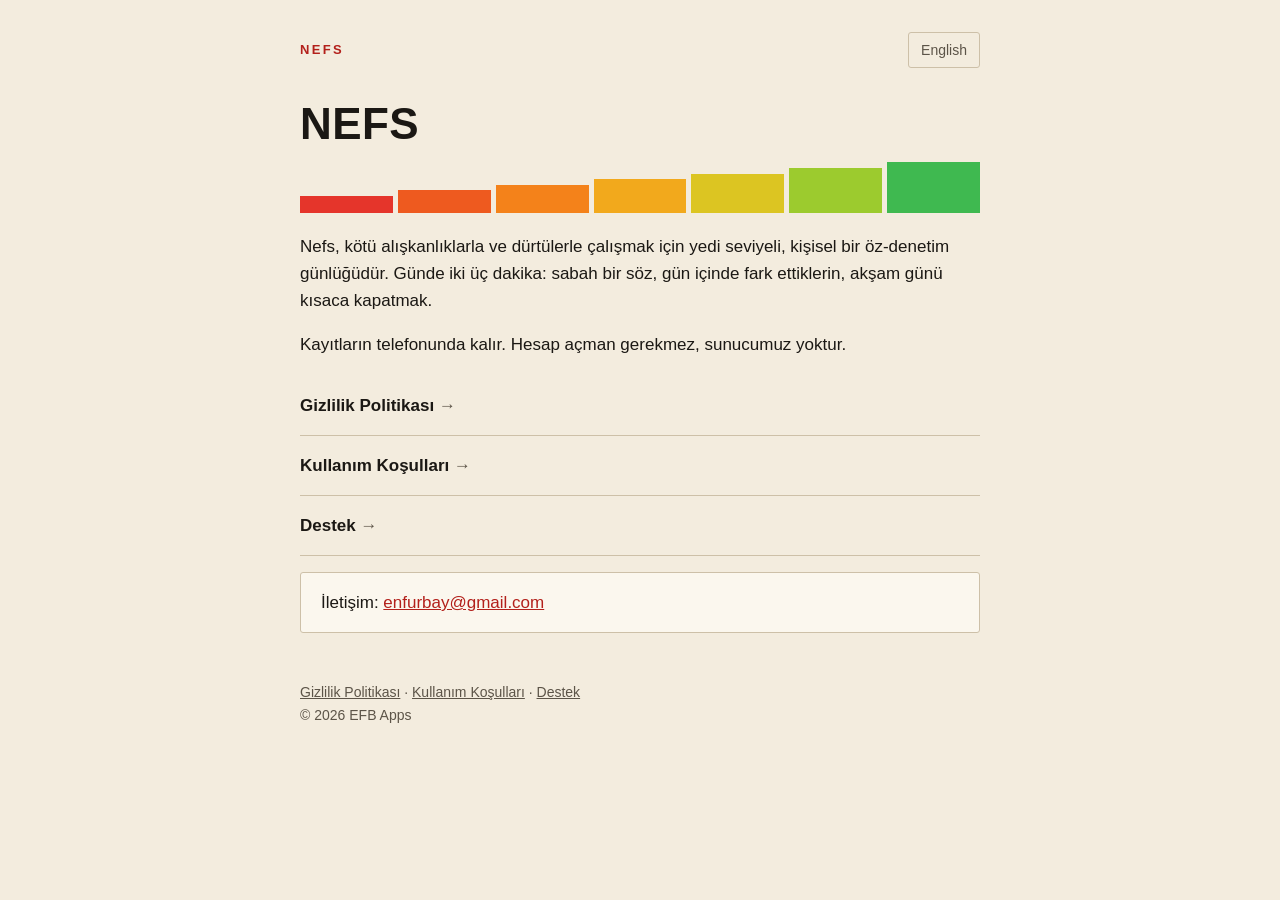
<file: index.html>
<!doctype html>
<html lang="tr">
<head>
<meta charset="utf-8">
<meta name="viewport" content="width=device-width, initial-scale=1">
<title>Nefs · Nefs</title>
<meta name="color-scheme" content="dark light">
<link rel="stylesheet" href="style.css">
</head>
<body>
<main>
<header>
<a class="marka" href="">Nefs</a>
<a class="dil" href="en/" hreflang="en">English</a>
</header>
<h1>Nefs</h1>

<div class="basamak" aria-hidden="true"><span style="background:#e5352b;height:30%"></span><span style="background:#ee5a1f;height:40%"></span><span style="background:#f4821a;height:50%"></span><span style="background:#f2a91c;height:60%"></span><span style="background:#dcc522;height:70%"></span><span style="background:#9ccb2e;height:80%"></span><span style="background:#3fb950;height:90%"></span></div>
<p>Nefs, kötü alışkanlıklarla ve dürtülerle çalışmak için yedi seviyeli, kişisel bir öz-denetim günlüğüdür. Günde iki üç dakika: sabah bir söz, gün içinde fark ettiklerin, akşam günü kısaca kapatmak.</p>
<p>Kayıtların telefonunda kalır. Hesap açman gerekmez, sunucumuz yoktur.</p>
<nav class="liste">
<a href="gizlilik/">Gizlilik Politikası</a>
<a href="kosullar/">Kullanım Koşulları</a>
<a href="destek/">Destek</a>
</nav>
<div class="kart"><p>İletişim: <a href="mailto:enfurbay@gmail.com">enfurbay@gmail.com</a></p></div>

<footer><a href="gizlilik/">Gizlilik Politikası</a> · <a href="kosullar/">Kullanım Koşulları</a> · <a href="destek/">Destek</a><br>© 2026 EFB Apps</footer>
</main>
</body>
</html>
</file>
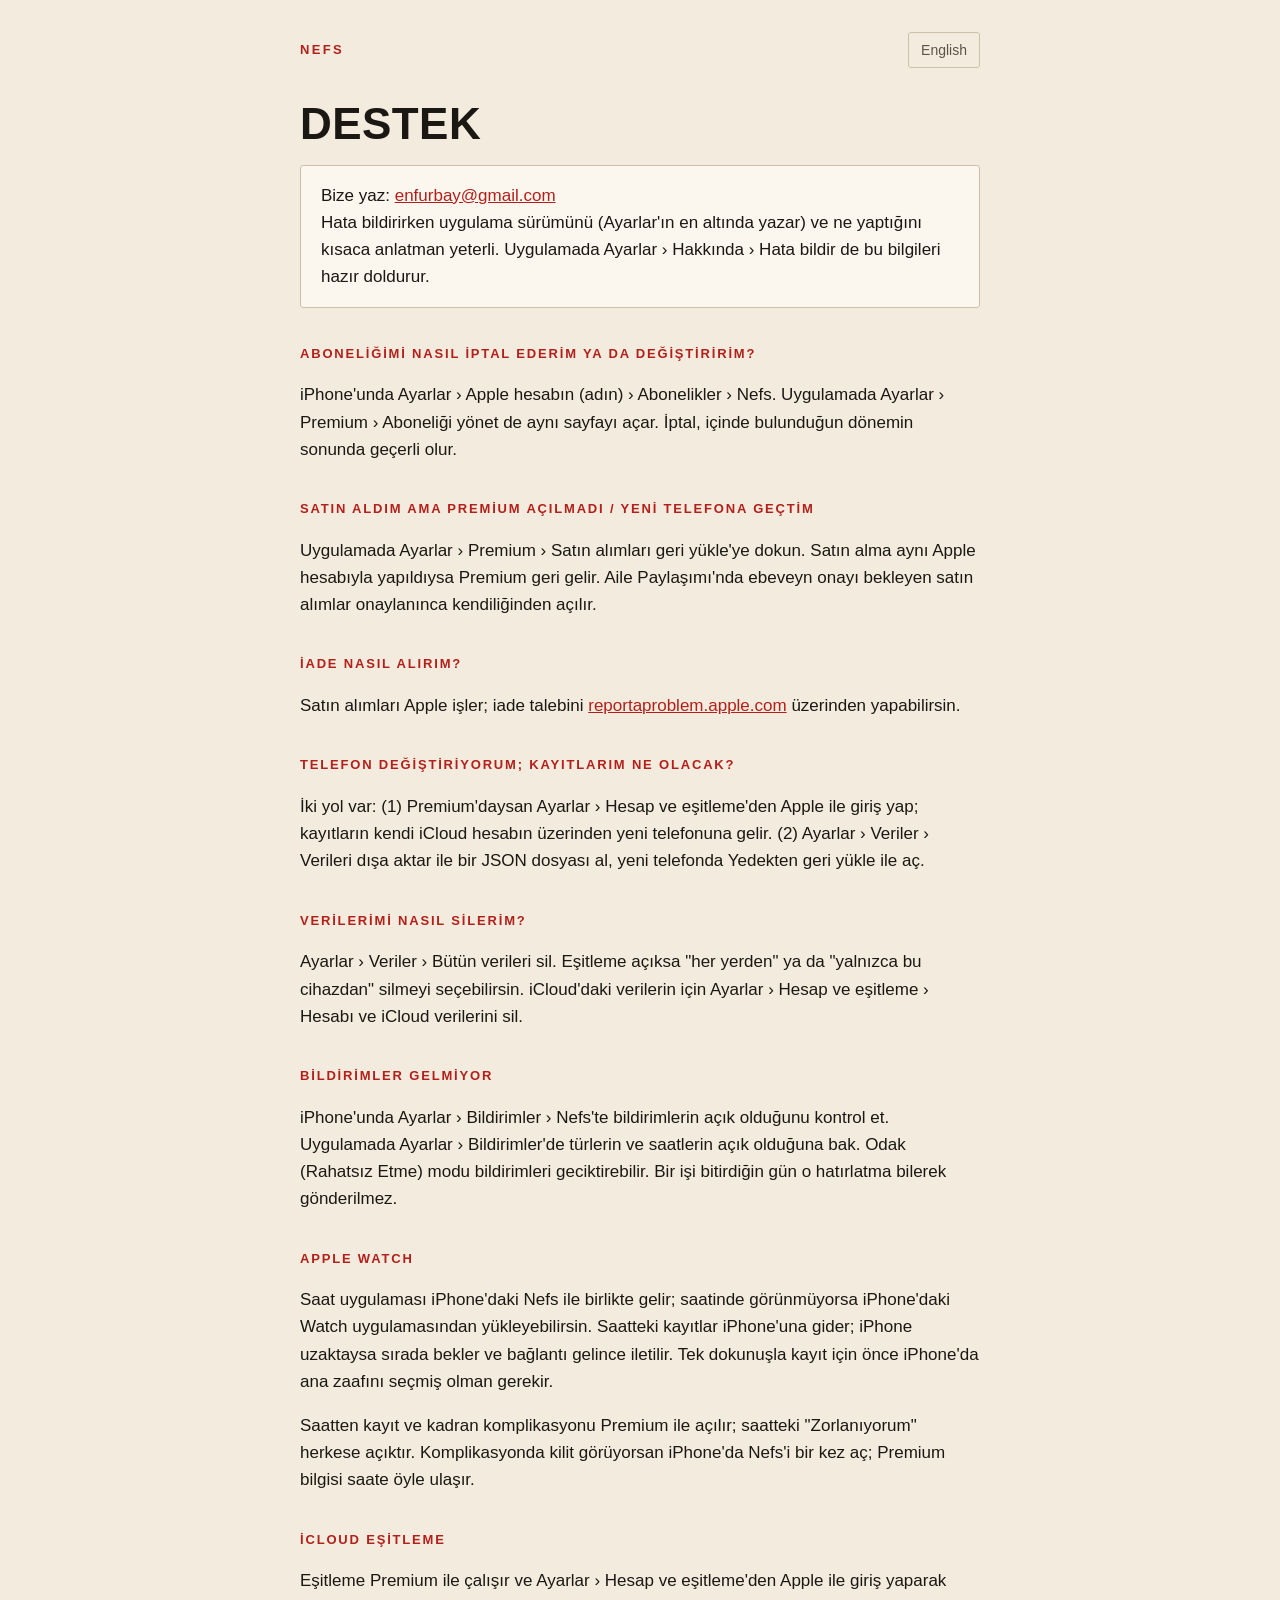
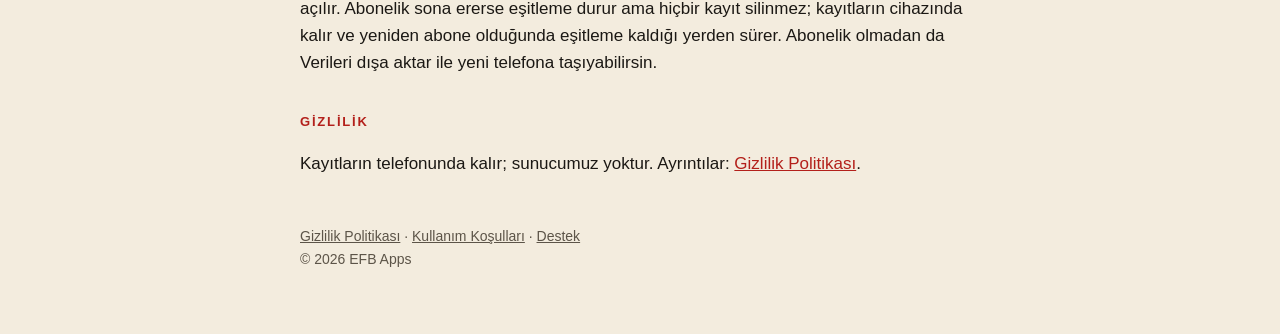
<file: destek/index.html>
<!doctype html>
<html lang="tr">
<head>
<meta charset="utf-8">
<meta name="viewport" content="width=device-width, initial-scale=1">
<title>Destek · Nefs</title>
<meta name="color-scheme" content="dark light">
<link rel="stylesheet" href="../style.css">
</head>
<body>
<main>
<header>
<a class="marka" href="../">Nefs</a>
<a class="dil" href="../en/support/" hreflang="en">English</a>
</header>
<h1>Destek</h1>


<div class="kart"><p>Bize yaz: <a href="mailto:enfurbay@gmail.com">enfurbay@gmail.com</a><br>Hata bildirirken uygulama sürümünü (Ayarlar'ın en altında yazar) ve ne yaptığını kısaca anlatman yeterli. Uygulamada Ayarlar › Hakkında › Hata bildir de bu bilgileri hazır doldurur.</p></div>

<h2>Aboneliğimi nasıl iptal ederim ya da değiştiririm?</h2>
<p>iPhone'unda Ayarlar › Apple hesabın (adın) › Abonelikler › Nefs. Uygulamada Ayarlar › Premium › Aboneliği yönet de aynı sayfayı açar. İptal, içinde bulunduğun dönemin sonunda geçerli olur.</p>

<h2>Satın aldım ama Premium açılmadı / yeni telefona geçtim</h2>
<p>Uygulamada Ayarlar › Premium › Satın alımları geri yükle'ye dokun. Satın alma aynı Apple hesabıyla yapıldıysa Premium geri gelir. Aile Paylaşımı'nda ebeveyn onayı bekleyen satın alımlar onaylanınca kendiliğinden açılır.</p>

<h2>İade nasıl alırım?</h2>
<p>Satın alımları Apple işler; iade talebini <a href="https://reportaproblem.apple.com">reportaproblem.apple.com</a> üzerinden yapabilirsin.</p>

<h2>Telefon değiştiriyorum; kayıtlarım ne olacak?</h2>
<p>İki yol var: (1) Premium'daysan Ayarlar › Hesap ve eşitleme'den Apple ile giriş yap; kayıtların kendi iCloud hesabın üzerinden yeni telefonuna gelir. (2) Ayarlar › Veriler › Verileri dışa aktar ile bir JSON dosyası al, yeni telefonda Yedekten geri yükle ile aç.</p>

<h2>Verilerimi nasıl silerim?</h2>
<p>Ayarlar › Veriler › Bütün verileri sil. Eşitleme açıksa "her yerden" ya da "yalnızca bu cihazdan" silmeyi seçebilirsin. iCloud'daki verilerin için Ayarlar › Hesap ve eşitleme › Hesabı ve iCloud verilerini sil.</p>

<h2>Bildirimler gelmiyor</h2>
<p>iPhone'unda Ayarlar › Bildirimler › Nefs'te bildirimlerin açık olduğunu kontrol et. Uygulamada Ayarlar › Bildirimler'de türlerin ve saatlerin açık olduğuna bak. Odak (Rahatsız Etme) modu bildirimleri geciktirebilir. Bir işi bitirdiğin gün o hatırlatma bilerek gönderilmez.</p>

<h2>Apple Watch</h2>
<p>Saat uygulaması iPhone'daki Nefs ile birlikte gelir; saatinde görünmüyorsa iPhone'daki Watch uygulamasından yükleyebilirsin. Saatteki kayıtlar iPhone'una gider; iPhone uzaktaysa sırada bekler ve bağlantı gelince iletilir. Tek dokunuşla kayıt için önce iPhone'da ana zaafını seçmiş olman gerekir.</p>
<p>Saatten kayıt ve kadran komplikasyonu Premium ile açılır; saatteki "Zorlanıyorum" herkese açıktır. Komplikasyonda kilit görüyorsan iPhone'da Nefs'i bir kez aç; Premium bilgisi saate öyle ulaşır.</p>

<h2>iCloud eşitleme</h2>
<p>Eşitleme Premium ile çalışır ve Ayarlar › Hesap ve eşitleme'den Apple ile giriş yaparak açılır. Abonelik sona ererse eşitleme durur ama hiçbir kayıt silinmez; kayıtların cihazında kalır ve yeniden abone olduğunda eşitleme kaldığı yerden sürer. Abonelik olmadan da Verileri dışa aktar ile yeni telefona taşıyabilirsin.</p>

<h2>Gizlilik</h2>
<p>Kayıtların telefonunda kalır; sunucumuz yoktur. Ayrıntılar: <a href="../gizlilik/">Gizlilik Politikası</a>.</p>

<footer><a href="../gizlilik/">Gizlilik Politikası</a> · <a href="../kosullar/">Kullanım Koşulları</a> · <a href="../destek/">Destek</a><br>© 2026 EFB Apps</footer>
</main>
</body>
</html>
</file>
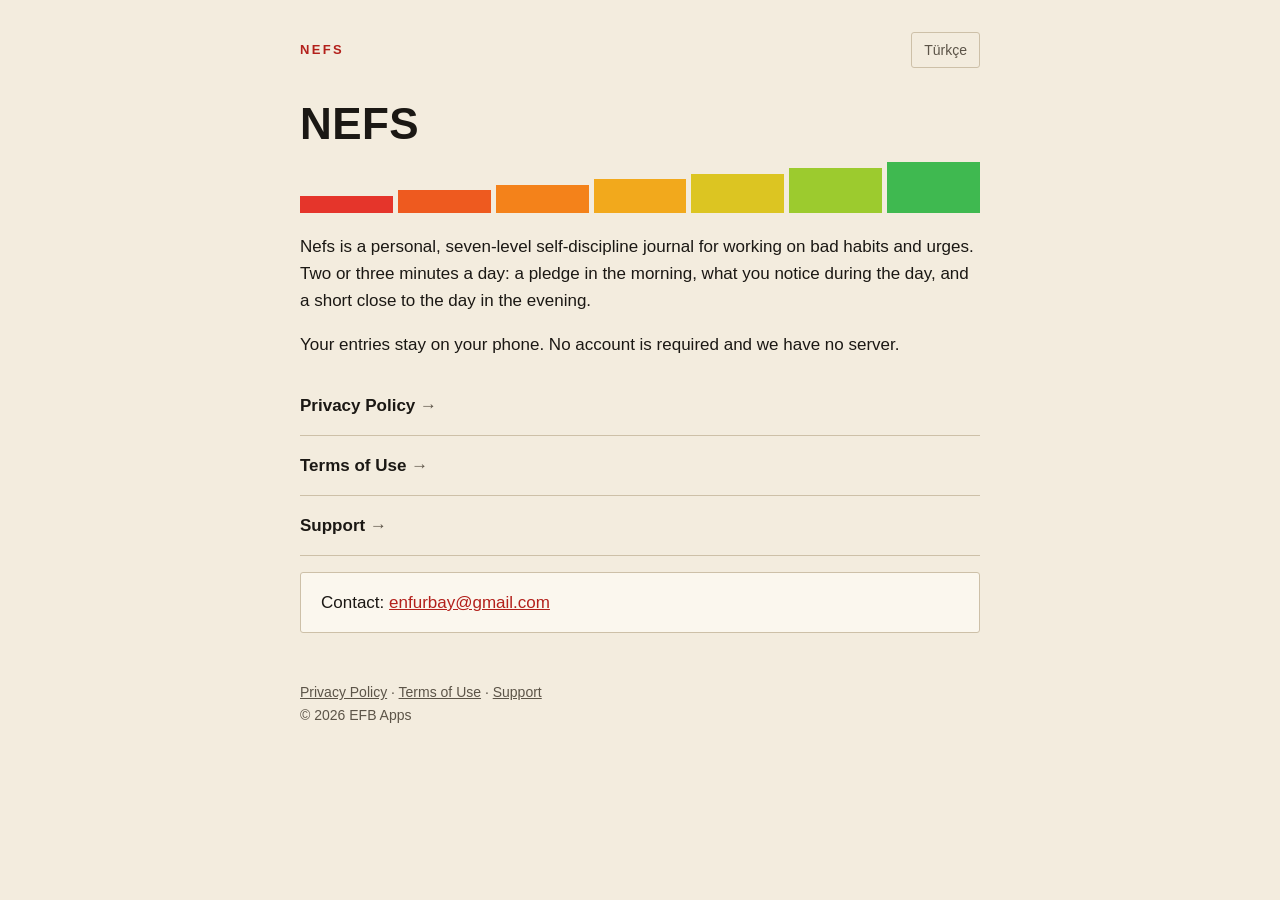
<file: en/index.html>
<!doctype html>
<html lang="en">
<head>
<meta charset="utf-8">
<meta name="viewport" content="width=device-width, initial-scale=1">
<title>Nefs · Nefs</title>
<meta name="color-scheme" content="dark light">
<link rel="stylesheet" href="../style.css">
</head>
<body>
<main>
<header>
<a class="marka" href="../en/">Nefs</a>
<a class="dil" href="../" hreflang="tr">Türkçe</a>
</header>
<h1>Nefs</h1>

<div class="basamak" aria-hidden="true"><span style="background:#e5352b;height:30%"></span><span style="background:#ee5a1f;height:40%"></span><span style="background:#f4821a;height:50%"></span><span style="background:#f2a91c;height:60%"></span><span style="background:#dcc522;height:70%"></span><span style="background:#9ccb2e;height:80%"></span><span style="background:#3fb950;height:90%"></span></div>
<p>Nefs is a personal, seven-level self-discipline journal for working on bad habits and urges. Two or three minutes a day: a pledge in the morning, what you notice during the day, and a short close to the day in the evening.</p>
<p>Your entries stay on your phone. No account is required and we have no server.</p>
<nav class="liste">
<a href="privacy/">Privacy Policy</a>
<a href="terms/">Terms of Use</a>
<a href="support/">Support</a>
</nav>
<div class="kart"><p>Contact: <a href="mailto:enfurbay@gmail.com">enfurbay@gmail.com</a></p></div>

<footer><a href="../en/privacy/">Privacy Policy</a> · <a href="../en/terms/">Terms of Use</a> · <a href="../en/support/">Support</a><br>© 2026 EFB Apps</footer>
</main>
</body>
</html>
</file>
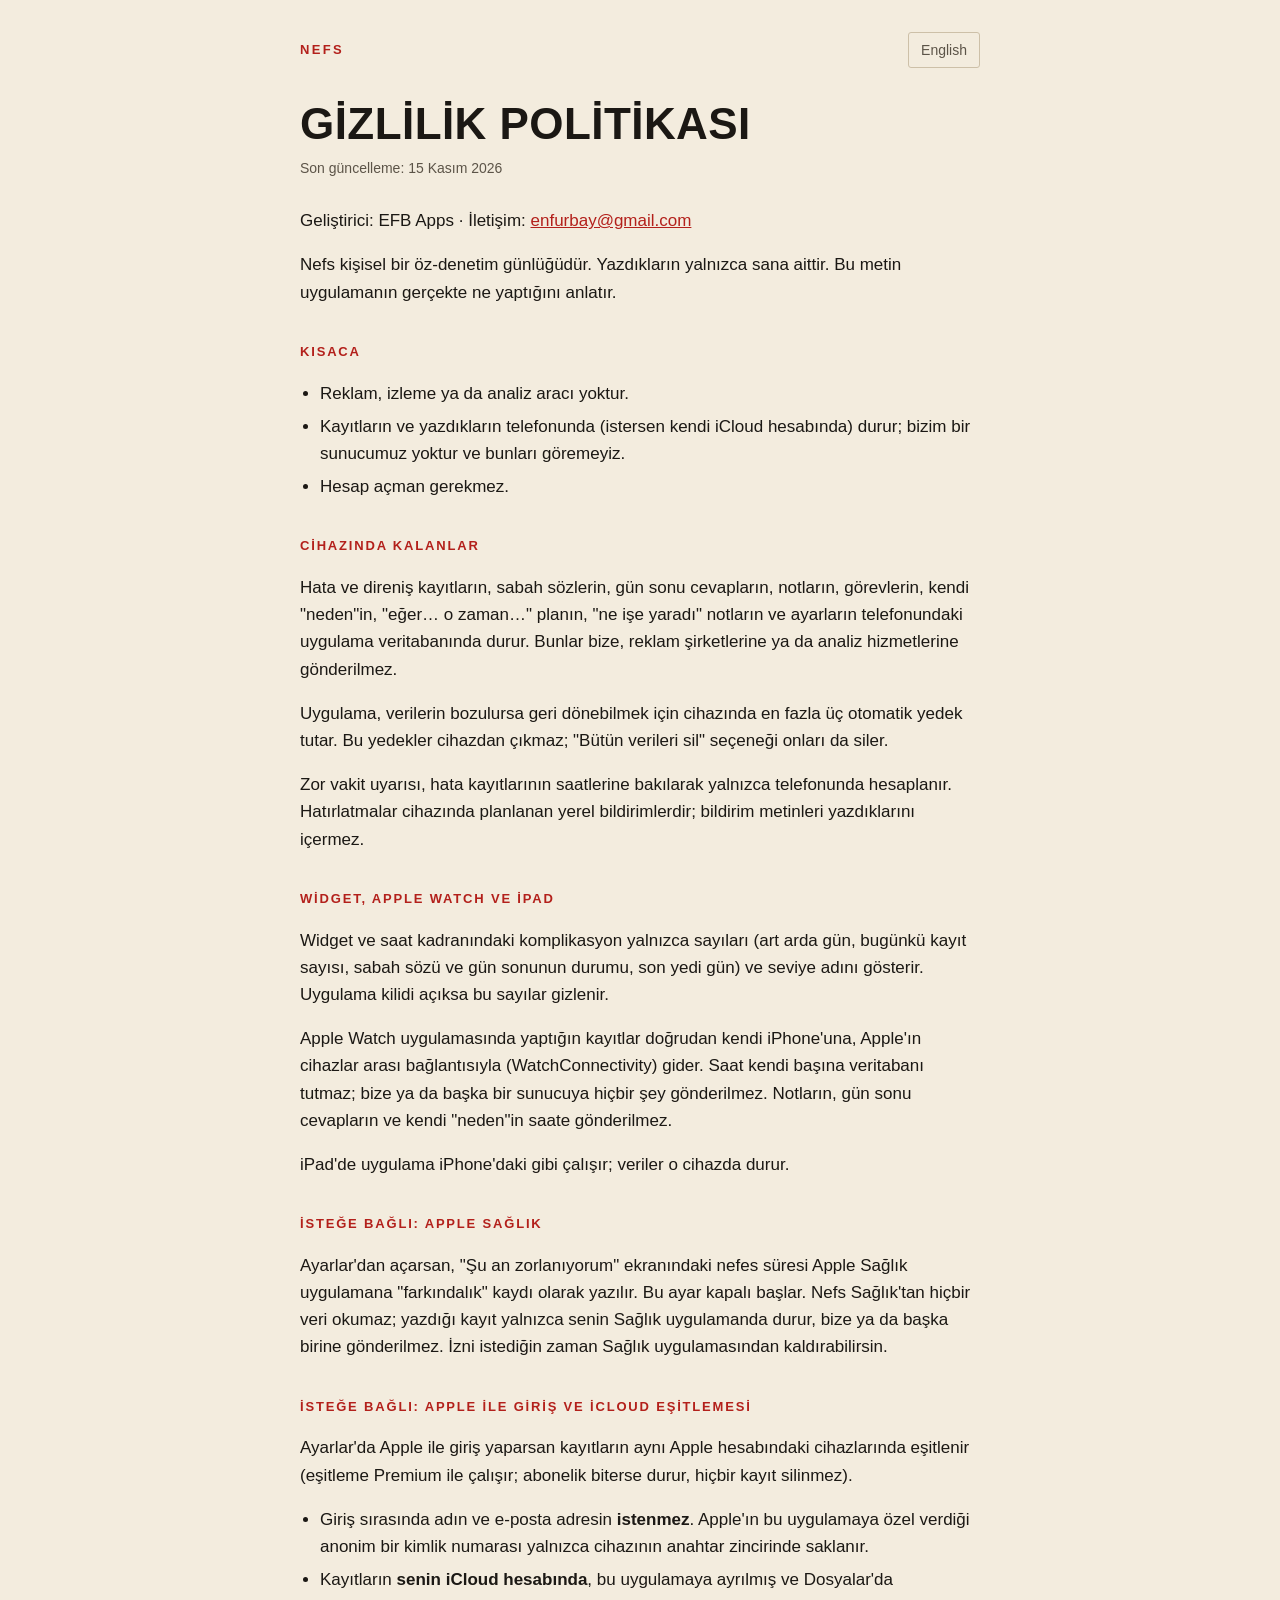
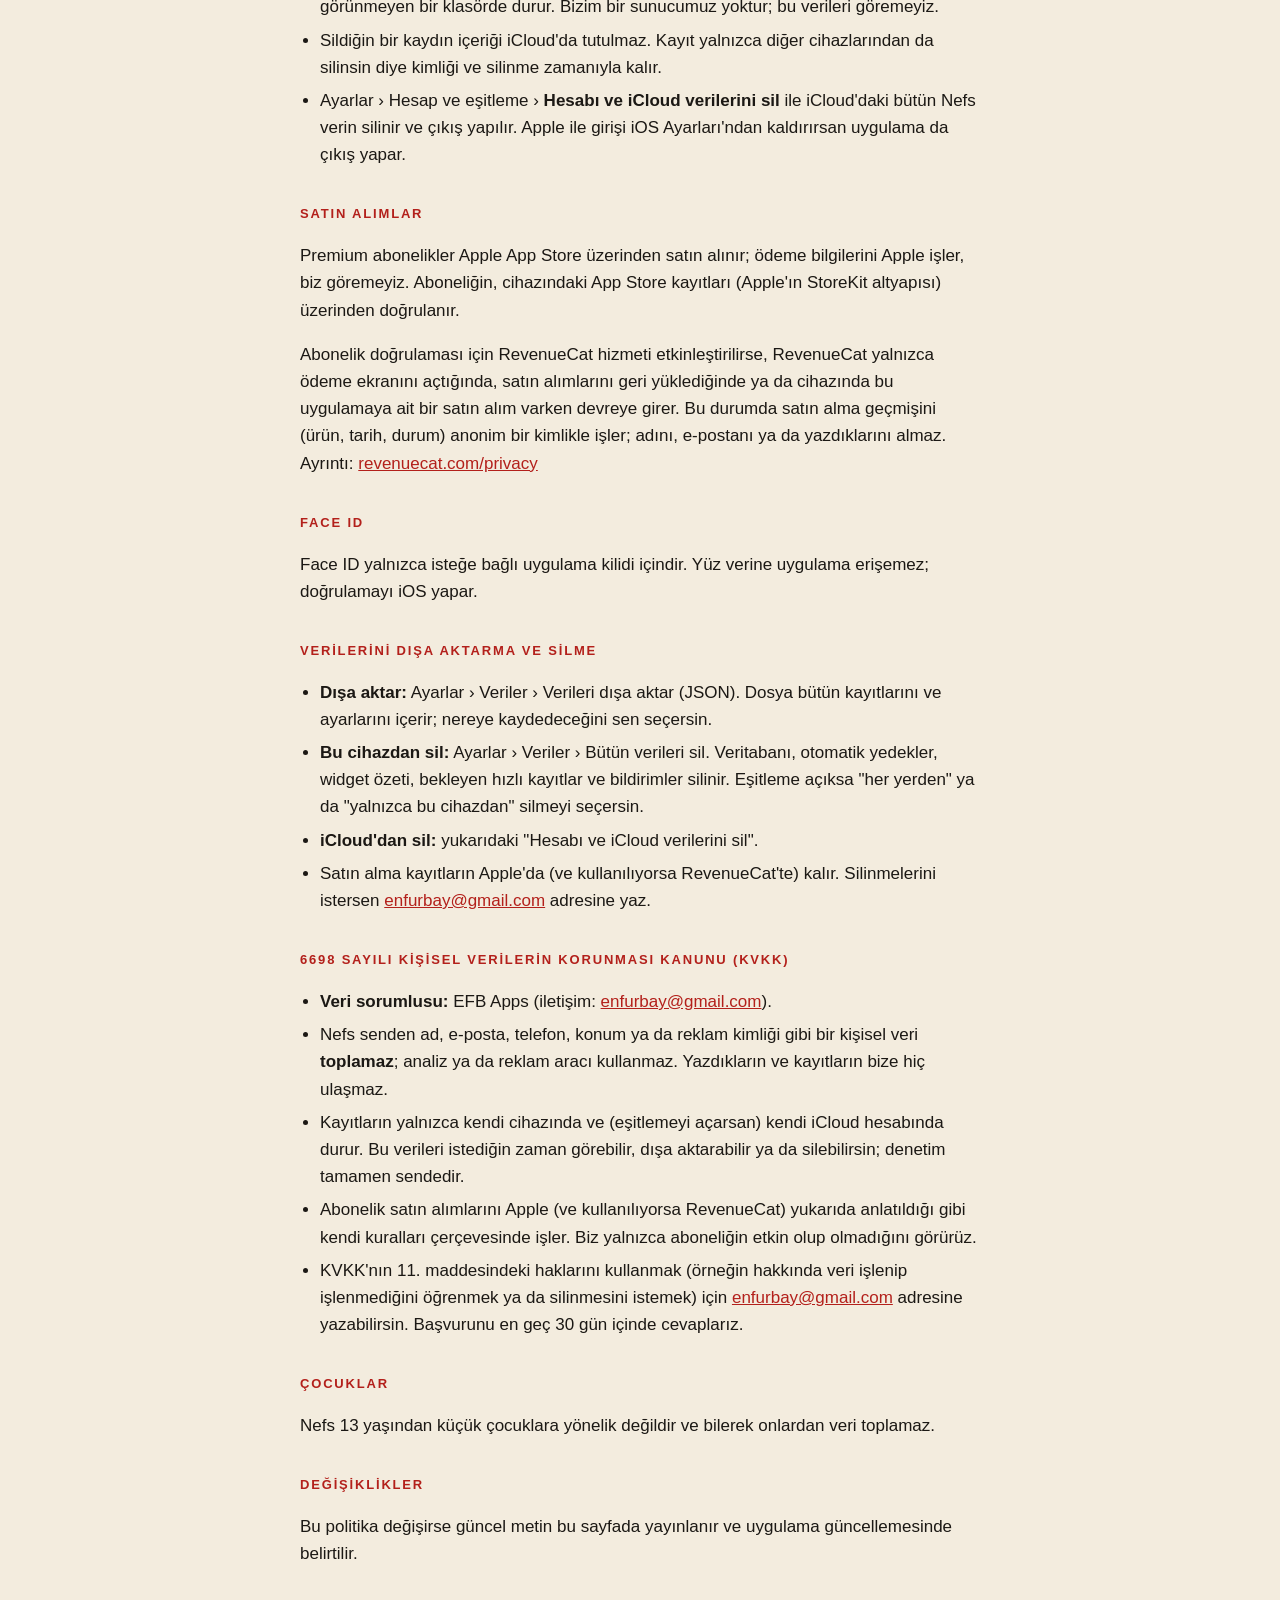
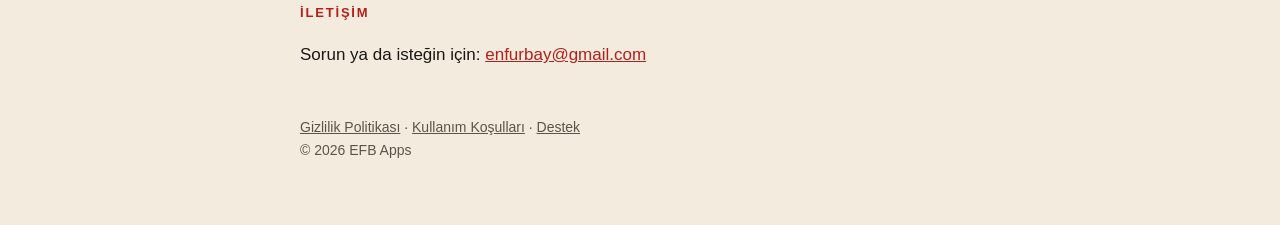
<file: gizlilik/index.html>
<!doctype html>
<html lang="tr">
<head>
<meta charset="utf-8">
<meta name="viewport" content="width=device-width, initial-scale=1">
<title>Gizlilik Politikası · Nefs</title>
<meta name="color-scheme" content="dark light">
<link rel="stylesheet" href="../style.css">
</head>
<body>
<main>
<header>
<a class="marka" href="../">Nefs</a>
<a class="dil" href="../en/privacy/" hreflang="en">English</a>
</header>
<h1>Gizlilik Politikası</h1>
<p class="tarih">Son güncelleme: 15 Kasım 2026</p>

<p>Geliştirici: EFB Apps · İletişim: <a href="mailto:enfurbay@gmail.com">enfurbay@gmail.com</a></p>
<p>Nefs kişisel bir öz-denetim günlüğüdür. Yazdıkların yalnızca sana aittir. Bu metin uygulamanın gerçekte ne yaptığını anlatır.</p>

<h2>Kısaca</h2>
<ul>
<li>Reklam, izleme ya da analiz aracı yoktur.</li>
<li>Kayıtların ve yazdıkların telefonunda (istersen kendi iCloud hesabında) durur; bizim bir sunucumuz yoktur ve bunları göremeyiz.</li>
<li>Hesap açman gerekmez.</li>
</ul>

<h2>Cihazında kalanlar</h2>
<p>Hata ve direniş kayıtların, sabah sözlerin, gün sonu cevapların, notların, görevlerin, kendi "neden"in, "eğer… o zaman…" planın, "ne işe yaradı" notların ve ayarların telefonundaki uygulama veritabanında durur. Bunlar bize, reklam şirketlerine ya da analiz hizmetlerine gönderilmez.</p>
<p>Uygulama, verilerin bozulursa geri dönebilmek için cihazında en fazla üç otomatik yedek tutar. Bu yedekler cihazdan çıkmaz; "Bütün verileri sil" seçeneği onları da siler.</p>
<p>Zor vakit uyarısı, hata kayıtlarının saatlerine bakılarak yalnızca telefonunda hesaplanır. Hatırlatmalar cihazında planlanan yerel bildirimlerdir; bildirim metinleri yazdıklarını içermez.</p>

<h2>Widget, Apple Watch ve iPad</h2>
<p>Widget ve saat kadranındaki komplikasyon yalnızca sayıları (art arda gün, bugünkü kayıt sayısı, sabah sözü ve gün sonunun durumu, son yedi gün) ve seviye adını gösterir. Uygulama kilidi açıksa bu sayılar gizlenir.</p>
<p>Apple Watch uygulamasında yaptığın kayıtlar doğrudan kendi iPhone'una, Apple'ın cihazlar arası bağlantısıyla (WatchConnectivity) gider. Saat kendi başına veritabanı tutmaz; bize ya da başka bir sunucuya hiçbir şey gönderilmez. Notların, gün sonu cevapların ve kendi "neden"in saate gönderilmez.</p>
<p>iPad'de uygulama iPhone'daki gibi çalışır; veriler o cihazda durur.</p>

<h2>İsteğe bağlı: Apple Sağlık</h2>
<p>Ayarlar'dan açarsan, "Şu an zorlanıyorum" ekranındaki nefes süresi Apple Sağlık uygulamana "farkındalık" kaydı olarak yazılır. Bu ayar kapalı başlar. Nefs Sağlık'tan hiçbir veri okumaz; yazdığı kayıt yalnızca senin Sağlık uygulamanda durur, bize ya da başka birine gönderilmez. İzni istediğin zaman Sağlık uygulamasından kaldırabilirsin.</p>

<h2>İsteğe bağlı: Apple ile giriş ve iCloud eşitlemesi</h2>
<p>Ayarlar'da Apple ile giriş yaparsan kayıtların aynı Apple hesabındaki cihazlarında eşitlenir (eşitleme Premium ile çalışır; abonelik biterse durur, hiçbir kayıt silinmez).</p>
<ul>
<li>Giriş sırasında adın ve e-posta adresin <strong>istenmez</strong>. Apple'ın bu uygulamaya özel verdiği anonim bir kimlik numarası yalnızca cihazının anahtar zincirinde saklanır.</li>
<li>Kayıtların <strong>senin iCloud hesabında</strong>, bu uygulamaya ayrılmış ve Dosyalar'da görünmeyen bir klasörde durur. Bizim bir sunucumuz yoktur; bu verileri göremeyiz.</li>
<li>Sildiğin bir kaydın içeriği iCloud'da tutulmaz. Kayıt yalnızca diğer cihazlarından da silinsin diye kimliği ve silinme zamanıyla kalır.</li>
<li>Ayarlar › Hesap ve eşitleme › <strong>Hesabı ve iCloud verilerini sil</strong> ile iCloud'daki bütün Nefs verin silinir ve çıkış yapılır. Apple ile girişi iOS Ayarları'ndan kaldırırsan uygulama da çıkış yapar.</li>
</ul>

<h2>Satın alımlar</h2>
<p>Premium abonelikler Apple App Store üzerinden satın alınır; ödeme bilgilerini Apple işler, biz göremeyiz. Aboneliğin, cihazındaki App Store kayıtları (Apple'ın StoreKit altyapısı) üzerinden doğrulanır.</p>
<p>Abonelik doğrulaması için RevenueCat hizmeti etkinleştirilirse, RevenueCat yalnızca ödeme ekranını açtığında, satın alımlarını geri yüklediğinde ya da cihazında bu uygulamaya ait bir satın alım varken devreye girer. Bu durumda satın alma geçmişini (ürün, tarih, durum) anonim bir kimlikle işler; adını, e-postanı ya da yazdıklarını almaz. Ayrıntı: <a href="https://www.revenuecat.com/privacy">revenuecat.com/privacy</a></p>

<h2>Face ID</h2>
<p>Face ID yalnızca isteğe bağlı uygulama kilidi içindir. Yüz verine uygulama erişemez; doğrulamayı iOS yapar.</p>

<h2>Verilerini dışa aktarma ve silme</h2>
<ul>
<li><strong>Dışa aktar:</strong> Ayarlar › Veriler › Verileri dışa aktar (JSON). Dosya bütün kayıtlarını ve ayarlarını içerir; nereye kaydedeceğini sen seçersin.</li>
<li><strong>Bu cihazdan sil:</strong> Ayarlar › Veriler › Bütün verileri sil. Veritabanı, otomatik yedekler, widget özeti, bekleyen hızlı kayıtlar ve bildirimler silinir. Eşitleme açıksa "her yerden" ya da "yalnızca bu cihazdan" silmeyi seçersin.</li>
<li><strong>iCloud'dan sil:</strong> yukarıdaki "Hesabı ve iCloud verilerini sil".</li>
<li>Satın alma kayıtların Apple'da (ve kullanılıyorsa RevenueCat'te) kalır. Silinmelerini istersen <a href="mailto:enfurbay@gmail.com">enfurbay@gmail.com</a> adresine yaz.</li>
</ul>

<h2>6698 sayılı Kişisel Verilerin Korunması Kanunu (KVKK)</h2>
<ul>
<li><strong>Veri sorumlusu:</strong> EFB Apps (iletişim: <a href="mailto:enfurbay@gmail.com">enfurbay@gmail.com</a>).</li>
<li>Nefs senden ad, e-posta, telefon, konum ya da reklam kimliği gibi bir kişisel veri <strong>toplamaz</strong>; analiz ya da reklam aracı kullanmaz. Yazdıkların ve kayıtların bize hiç ulaşmaz.</li>
<li>Kayıtların yalnızca kendi cihazında ve (eşitlemeyi açarsan) kendi iCloud hesabında durur. Bu verileri istediğin zaman görebilir, dışa aktarabilir ya da silebilirsin; denetim tamamen sendedir.</li>
<li>Abonelik satın alımlarını Apple (ve kullanılıyorsa RevenueCat) yukarıda anlatıldığı gibi kendi kuralları çerçevesinde işler. Biz yalnızca aboneliğin etkin olup olmadığını görürüz.</li>
<li>KVKK'nın 11. maddesindeki haklarını kullanmak (örneğin hakkında veri işlenip işlenmediğini öğrenmek ya da silinmesini istemek) için <a href="mailto:enfurbay@gmail.com">enfurbay@gmail.com</a> adresine yazabilirsin. Başvurunu en geç 30 gün içinde cevaplarız.</li>
</ul>

<h2>Çocuklar</h2>
<p>Nefs 13 yaşından küçük çocuklara yönelik değildir ve bilerek onlardan veri toplamaz.</p>

<h2>Değişiklikler</h2>
<p>Bu politika değişirse güncel metin bu sayfada yayınlanır ve uygulama güncellemesinde belirtilir.</p>

<h2>İletişim</h2>
<p>Sorun ya da isteğin için: <a href="mailto:enfurbay@gmail.com">enfurbay@gmail.com</a></p>

<footer><a href="../gizlilik/">Gizlilik Politikası</a> · <a href="../kosullar/">Kullanım Koşulları</a> · <a href="../destek/">Destek</a><br>© 2026 EFB Apps</footer>
</main>
</body>
</html>
</file>
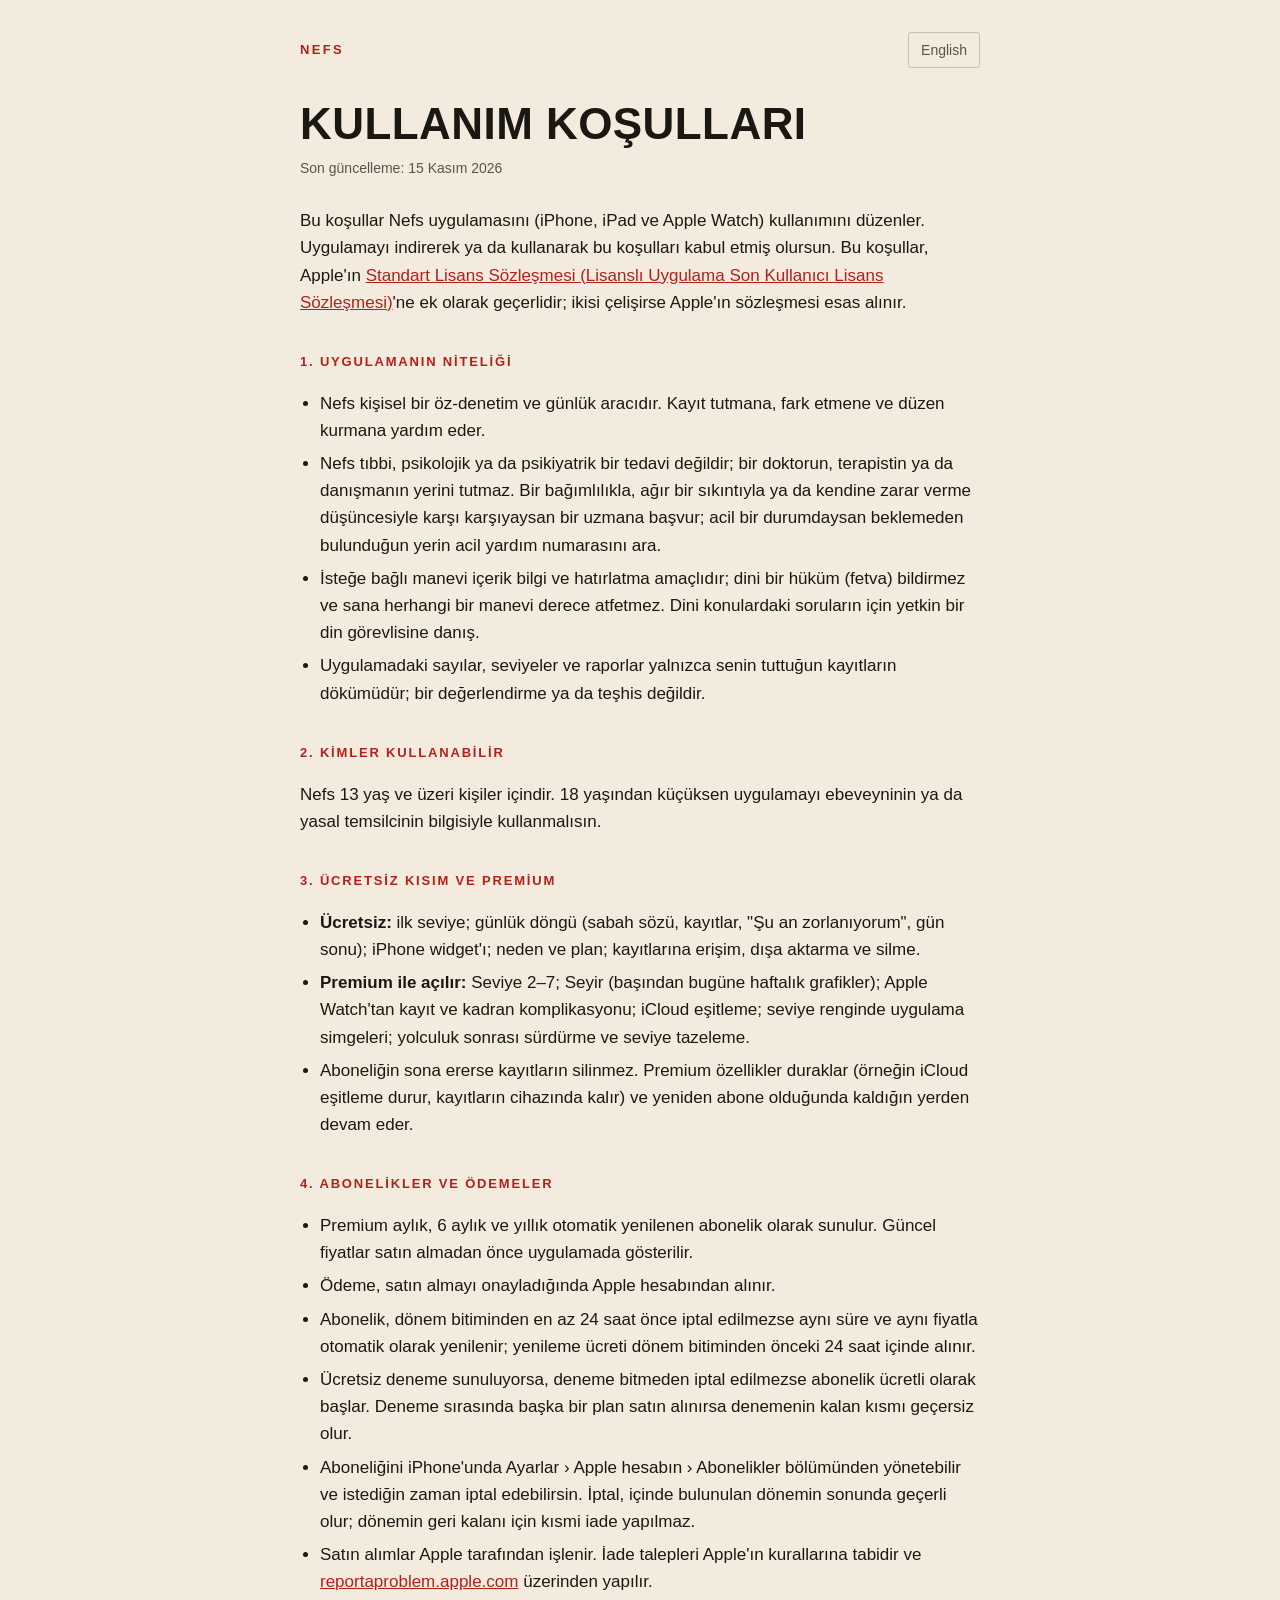
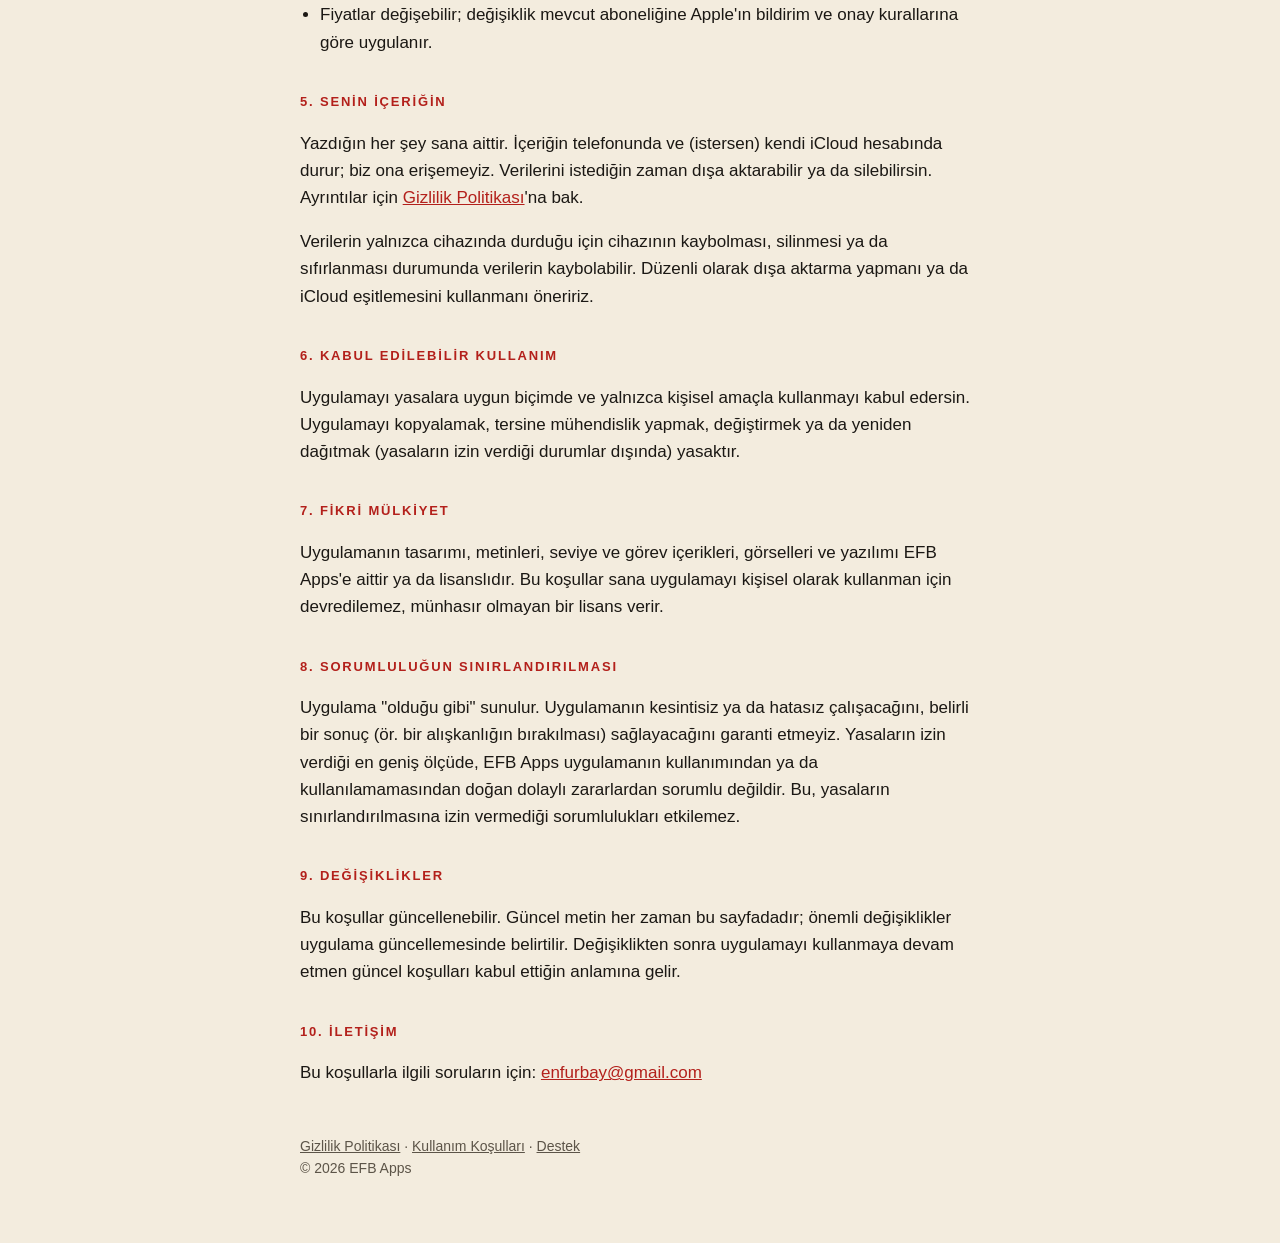
<file: kosullar/index.html>
<!doctype html>
<html lang="tr">
<head>
<meta charset="utf-8">
<meta name="viewport" content="width=device-width, initial-scale=1">
<title>Kullanım Koşulları · Nefs</title>
<meta name="color-scheme" content="dark light">
<link rel="stylesheet" href="../style.css">
</head>
<body>
<main>
<header>
<a class="marka" href="../">Nefs</a>
<a class="dil" href="../en/terms/" hreflang="en">English</a>
</header>
<h1>Kullanım Koşulları</h1>
<p class="tarih">Son güncelleme: 15 Kasım 2026</p>

<p>Bu koşullar Nefs uygulamasını (iPhone, iPad ve Apple Watch) kullanımını düzenler. Uygulamayı indirerek ya da kullanarak bu koşulları kabul etmiş olursun. Bu koşullar, Apple'ın <a href="https://www.apple.com/legal/internet-services/itunes/dev/stdeula/">Standart Lisans Sözleşmesi (Lisanslı Uygulama Son Kullanıcı Lisans Sözleşmesi)</a>'ne ek olarak geçerlidir; ikisi çelişirse Apple'ın sözleşmesi esas alınır.</p>

<h2>1. Uygulamanın niteliği</h2>
<ul>
<li>Nefs kişisel bir öz-denetim ve günlük aracıdır. Kayıt tutmana, fark etmene ve düzen kurmana yardım eder.</li>
<li>Nefs tıbbi, psikolojik ya da psikiyatrik bir tedavi değildir; bir doktorun, terapistin ya da danışmanın yerini tutmaz. Bir bağımlılıkla, ağır bir sıkıntıyla ya da kendine zarar verme düşüncesiyle karşı karşıyaysan bir uzmana başvur; acil bir durumdaysan beklemeden bulunduğun yerin acil yardım numarasını ara.</li>
<li>İsteğe bağlı manevi içerik bilgi ve hatırlatma amaçlıdır; dini bir hüküm (fetva) bildirmez ve sana herhangi bir manevi derece atfetmez. Dini konulardaki soruların için yetkin bir din görevlisine danış.</li>
<li>Uygulamadaki sayılar, seviyeler ve raporlar yalnızca senin tuttuğun kayıtların dökümüdür; bir değerlendirme ya da teşhis değildir.</li>
</ul>

<h2>2. Kimler kullanabilir</h2>
<p>Nefs 13 yaş ve üzeri kişiler içindir. 18 yaşından küçüksen uygulamayı ebeveyninin ya da yasal temsilcinin bilgisiyle kullanmalısın.</p>

<h2>3. Ücretsiz kısım ve Premium</h2>
<ul>
<li><strong>Ücretsiz:</strong> ilk seviye; günlük döngü (sabah sözü, kayıtlar, "Şu an zorlanıyorum", gün sonu); iPhone widget'ı; neden ve plan; kayıtlarına erişim, dışa aktarma ve silme.</li>
<li><strong>Premium ile açılır:</strong> Seviye 2–7; Seyir (başından bugüne haftalık grafikler); Apple Watch'tan kayıt ve kadran komplikasyonu; iCloud eşitleme; seviye renginde uygulama simgeleri; yolculuk sonrası sürdürme ve seviye tazeleme.</li>
<li>Aboneliğin sona ererse kayıtların silinmez. Premium özellikler duraklar (örneğin iCloud eşitleme durur, kayıtların cihazında kalır) ve yeniden abone olduğunda kaldığın yerden devam eder.</li>
</ul>

<h2>4. Abonelikler ve ödemeler</h2>
<ul>
<li>Premium aylık, 6 aylık ve yıllık otomatik yenilenen abonelik olarak sunulur. Güncel fiyatlar satın almadan önce uygulamada gösterilir.</li>
<li>Ödeme, satın almayı onayladığında Apple hesabından alınır.</li>
<li>Abonelik, dönem bitiminden en az 24 saat önce iptal edilmezse aynı süre ve aynı fiyatla otomatik olarak yenilenir; yenileme ücreti dönem bitiminden önceki 24 saat içinde alınır.</li>
<li>Ücretsiz deneme sunuluyorsa, deneme bitmeden iptal edilmezse abonelik ücretli olarak başlar. Deneme sırasında başka bir plan satın alınırsa denemenin kalan kısmı geçersiz olur.</li>
<li>Aboneliğini iPhone'unda Ayarlar › Apple hesabın › Abonelikler bölümünden yönetebilir ve istediğin zaman iptal edebilirsin. İptal, içinde bulunulan dönemin sonunda geçerli olur; dönemin geri kalanı için kısmi iade yapılmaz.</li>
<li>Satın alımlar Apple tarafından işlenir. İade talepleri Apple'ın kurallarına tabidir ve <a href="https://reportaproblem.apple.com">reportaproblem.apple.com</a> üzerinden yapılır.</li>
<li>Fiyatlar değişebilir; değişiklik mevcut aboneliğine Apple'ın bildirim ve onay kurallarına göre uygulanır.</li>
</ul>

<h2>5. Senin içeriğin</h2>
<p>Yazdığın her şey sana aittir. İçeriğin telefonunda ve (istersen) kendi iCloud hesabında durur; biz ona erişemeyiz. Verilerini istediğin zaman dışa aktarabilir ya da silebilirsin. Ayrıntılar için <a href="../gizlilik/">Gizlilik Politikası</a>'na bak.</p>
<p>Verilerin yalnızca cihazında durduğu için cihazının kaybolması, silinmesi ya da sıfırlanması durumunda verilerin kaybolabilir. Düzenli olarak dışa aktarma yapmanı ya da iCloud eşitlemesini kullanmanı öneririz.</p>

<h2>6. Kabul edilebilir kullanım</h2>
<p>Uygulamayı yasalara uygun biçimde ve yalnızca kişisel amaçla kullanmayı kabul edersin. Uygulamayı kopyalamak, tersine mühendislik yapmak, değiştirmek ya da yeniden dağıtmak (yasaların izin verdiği durumlar dışında) yasaktır.</p>

<h2>7. Fikri mülkiyet</h2>
<p>Uygulamanın tasarımı, metinleri, seviye ve görev içerikleri, görselleri ve yazılımı EFB Apps'e aittir ya da lisanslıdır. Bu koşullar sana uygulamayı kişisel olarak kullanman için devredilemez, münhasır olmayan bir lisans verir.</p>

<h2>8. Sorumluluğun sınırlandırılması</h2>
<p>Uygulama "olduğu gibi" sunulur. Uygulamanın kesintisiz ya da hatasız çalışacağını, belirli bir sonuç (ör. bir alışkanlığın bırakılması) sağlayacağını garanti etmeyiz. Yasaların izin verdiği en geniş ölçüde, EFB Apps uygulamanın kullanımından ya da kullanılamamasından doğan dolaylı zararlardan sorumlu değildir. Bu, yasaların sınırlandırılmasına izin vermediği sorumlulukları etkilemez.</p>

<h2>9. Değişiklikler</h2>
<p>Bu koşullar güncellenebilir. Güncel metin her zaman bu sayfadadır; önemli değişiklikler uygulama güncellemesinde belirtilir. Değişiklikten sonra uygulamayı kullanmaya devam etmen güncel koşulları kabul ettiğin anlamına gelir.</p>

<h2>10. İletişim</h2>
<p>Bu koşullarla ilgili soruların için: <a href="mailto:enfurbay@gmail.com">enfurbay@gmail.com</a></p>

<footer><a href="../gizlilik/">Gizlilik Politikası</a> · <a href="../kosullar/">Kullanım Koşulları</a> · <a href="../destek/">Destek</a><br>© 2026 EFB Apps</footer>
</main>
</body>
</html>
</file>
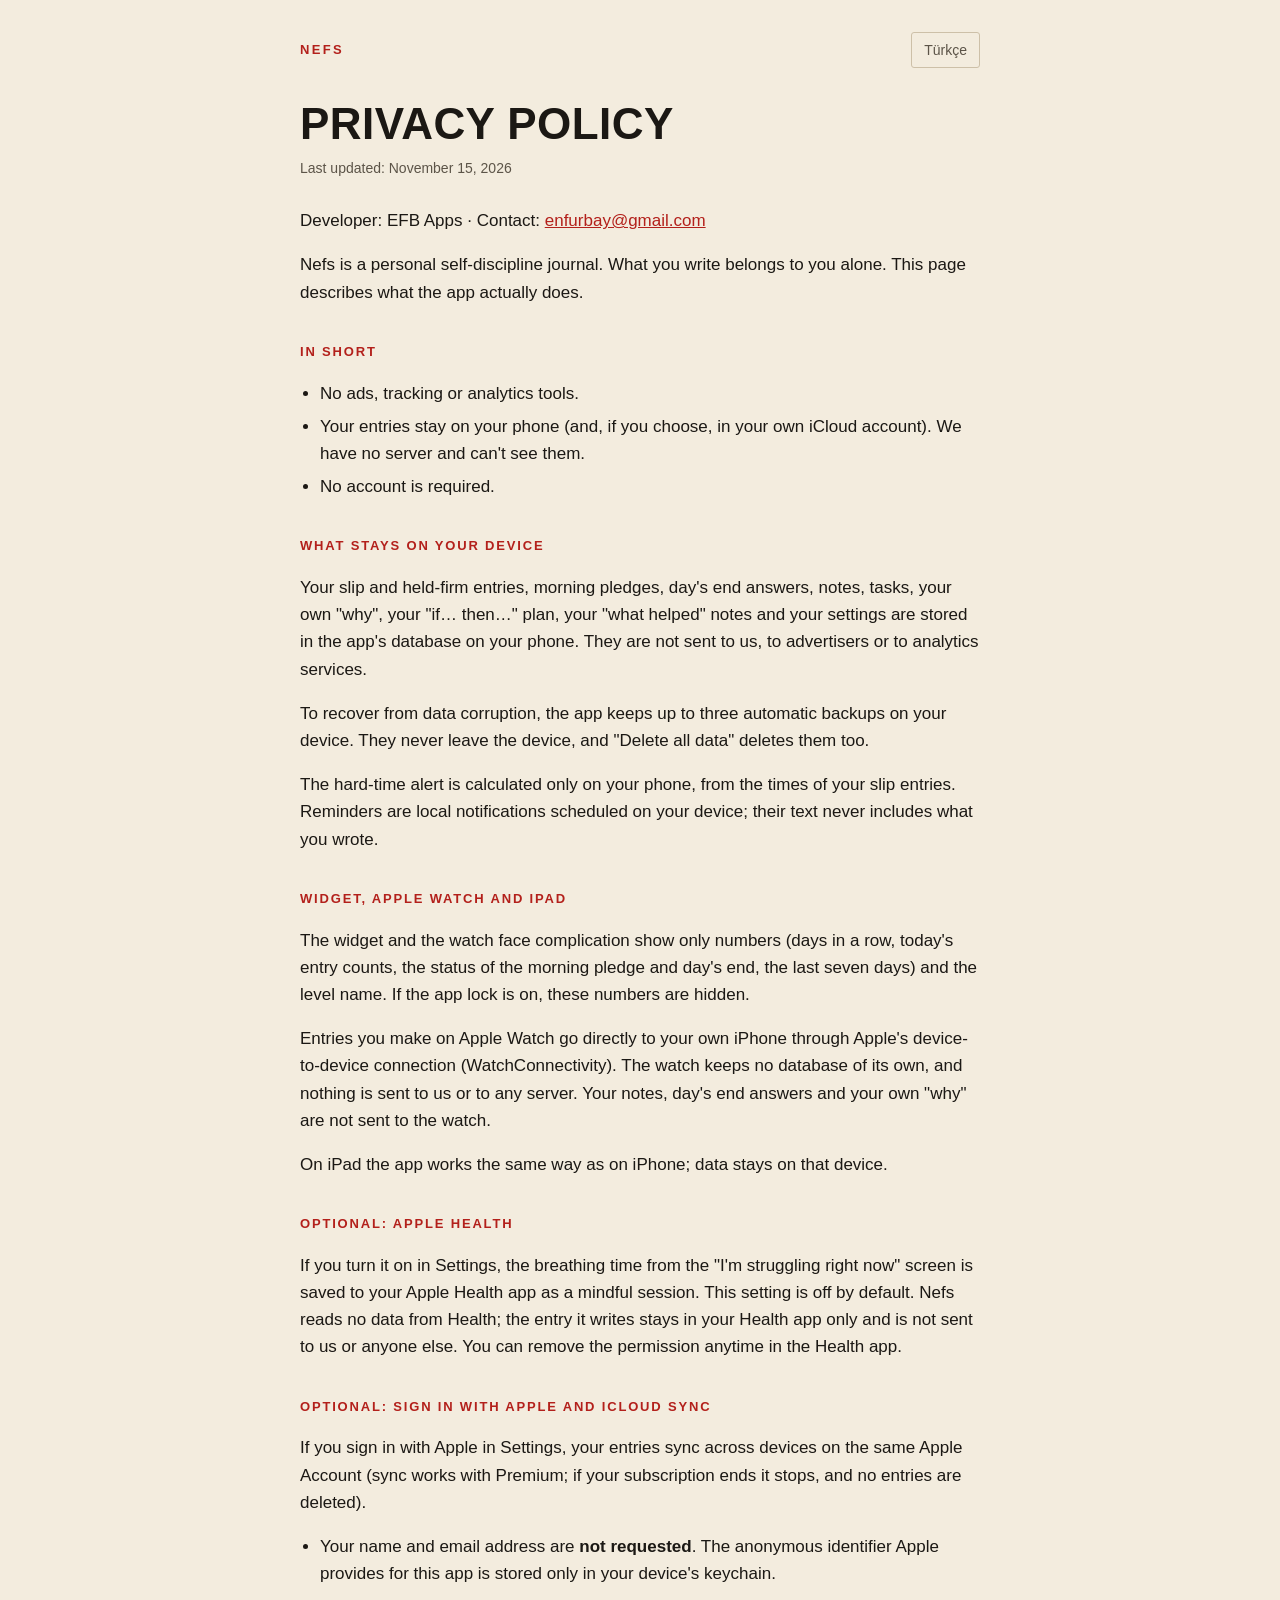
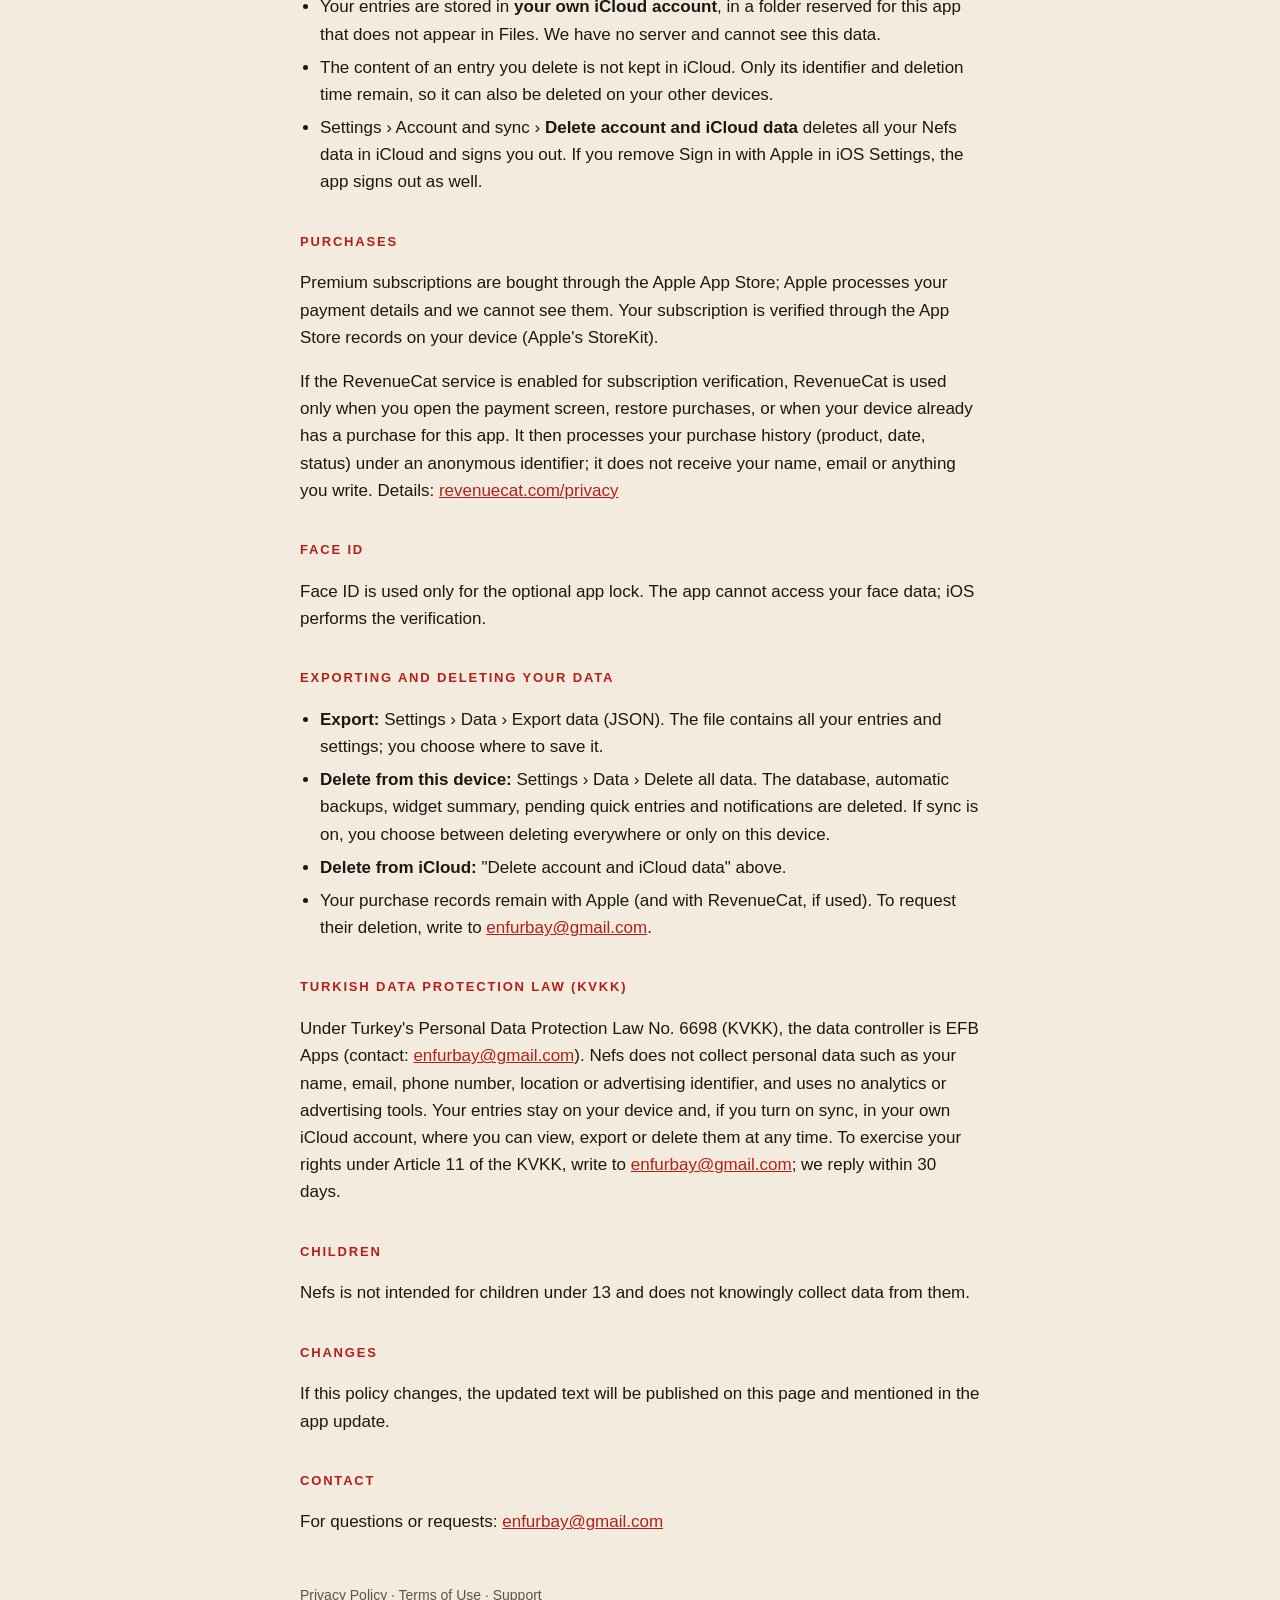
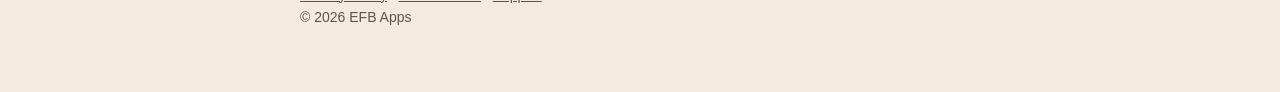
<file: en/privacy/index.html>
<!doctype html>
<html lang="en">
<head>
<meta charset="utf-8">
<meta name="viewport" content="width=device-width, initial-scale=1">
<title>Privacy Policy · Nefs</title>
<meta name="color-scheme" content="dark light">
<link rel="stylesheet" href="../../style.css">
</head>
<body>
<main>
<header>
<a class="marka" href="../../en/">Nefs</a>
<a class="dil" href="../../gizlilik/" hreflang="tr">Türkçe</a>
</header>
<h1>Privacy Policy</h1>
<p class="tarih">Last updated: November 15, 2026</p>

<p>Developer: EFB Apps · Contact: <a href="mailto:enfurbay@gmail.com">enfurbay@gmail.com</a></p>
<p>Nefs is a personal self-discipline journal. What you write belongs to you alone. This page describes what the app actually does.</p>

<h2>In short</h2>
<ul>
<li>No ads, tracking or analytics tools.</li>
<li>Your entries stay on your phone (and, if you choose, in your own iCloud account). We have no server and can't see them.</li>
<li>No account is required.</li>
</ul>

<h2>What stays on your device</h2>
<p>Your slip and held-firm entries, morning pledges, day's end answers, notes, tasks, your own "why", your "if… then…" plan, your "what helped" notes and your settings are stored in the app's database on your phone. They are not sent to us, to advertisers or to analytics services.</p>
<p>To recover from data corruption, the app keeps up to three automatic backups on your device. They never leave the device, and "Delete all data" deletes them too.</p>
<p>The hard-time alert is calculated only on your phone, from the times of your slip entries. Reminders are local notifications scheduled on your device; their text never includes what you wrote.</p>

<h2>Widget, Apple Watch and iPad</h2>
<p>The widget and the watch face complication show only numbers (days in a row, today's entry counts, the status of the morning pledge and day's end, the last seven days) and the level name. If the app lock is on, these numbers are hidden.</p>
<p>Entries you make on Apple Watch go directly to your own iPhone through Apple's device-to-device connection (WatchConnectivity). The watch keeps no database of its own, and nothing is sent to us or to any server. Your notes, day's end answers and your own "why" are not sent to the watch.</p>
<p>On iPad the app works the same way as on iPhone; data stays on that device.</p>

<h2>Optional: Apple Health</h2>
<p>If you turn it on in Settings, the breathing time from the "I'm struggling right now" screen is saved to your Apple Health app as a mindful session. This setting is off by default. Nefs reads no data from Health; the entry it writes stays in your Health app only and is not sent to us or anyone else. You can remove the permission anytime in the Health app.</p>

<h2>Optional: Sign in with Apple and iCloud sync</h2>
<p>If you sign in with Apple in Settings, your entries sync across devices on the same Apple Account (sync works with Premium; if your subscription ends it stops, and no entries are deleted).</p>
<ul>
<li>Your name and email address are <strong>not requested</strong>. The anonymous identifier Apple provides for this app is stored only in your device's keychain.</li>
<li>Your entries are stored in <strong>your own iCloud account</strong>, in a folder reserved for this app that does not appear in Files. We have no server and cannot see this data.</li>
<li>The content of an entry you delete is not kept in iCloud. Only its identifier and deletion time remain, so it can also be deleted on your other devices.</li>
<li>Settings › Account and sync › <strong>Delete account and iCloud data</strong> deletes all your Nefs data in iCloud and signs you out. If you remove Sign in with Apple in iOS Settings, the app signs out as well.</li>
</ul>

<h2>Purchases</h2>
<p>Premium subscriptions are bought through the Apple App Store; Apple processes your payment details and we cannot see them. Your subscription is verified through the App Store records on your device (Apple's StoreKit).</p>
<p>If the RevenueCat service is enabled for subscription verification, RevenueCat is used only when you open the payment screen, restore purchases, or when your device already has a purchase for this app. It then processes your purchase history (product, date, status) under an anonymous identifier; it does not receive your name, email or anything you write. Details: <a href="https://www.revenuecat.com/privacy">revenuecat.com/privacy</a></p>

<h2>Face ID</h2>
<p>Face ID is used only for the optional app lock. The app cannot access your face data; iOS performs the verification.</p>

<h2>Exporting and deleting your data</h2>
<ul>
<li><strong>Export:</strong> Settings › Data › Export data (JSON). The file contains all your entries and settings; you choose where to save it.</li>
<li><strong>Delete from this device:</strong> Settings › Data › Delete all data. The database, automatic backups, widget summary, pending quick entries and notifications are deleted. If sync is on, you choose between deleting everywhere or only on this device.</li>
<li><strong>Delete from iCloud:</strong> "Delete account and iCloud data" above.</li>
<li>Your purchase records remain with Apple (and with RevenueCat, if used). To request their deletion, write to <a href="mailto:enfurbay@gmail.com">enfurbay@gmail.com</a>.</li>
</ul>

<h2>Turkish data protection law (KVKK)</h2>
<p>Under Turkey's Personal Data Protection Law No. 6698 (KVKK), the data controller is EFB Apps (contact: <a href="mailto:enfurbay@gmail.com">enfurbay@gmail.com</a>). Nefs does not collect personal data such as your name, email, phone number, location or advertising identifier, and uses no analytics or advertising tools. Your entries stay on your device and, if you turn on sync, in your own iCloud account, where you can view, export or delete them at any time. To exercise your rights under Article 11 of the KVKK, write to <a href="mailto:enfurbay@gmail.com">enfurbay@gmail.com</a>; we reply within 30 days.</p>

<h2>Children</h2>
<p>Nefs is not intended for children under 13 and does not knowingly collect data from them.</p>

<h2>Changes</h2>
<p>If this policy changes, the updated text will be published on this page and mentioned in the app update.</p>

<h2>Contact</h2>
<p>For questions or requests: <a href="mailto:enfurbay@gmail.com">enfurbay@gmail.com</a></p>

<footer><a href="../../en/privacy/">Privacy Policy</a> · <a href="../../en/terms/">Terms of Use</a> · <a href="../../en/support/">Support</a><br>© 2026 EFB Apps</footer>
</main>
</body>
</html>
</file>
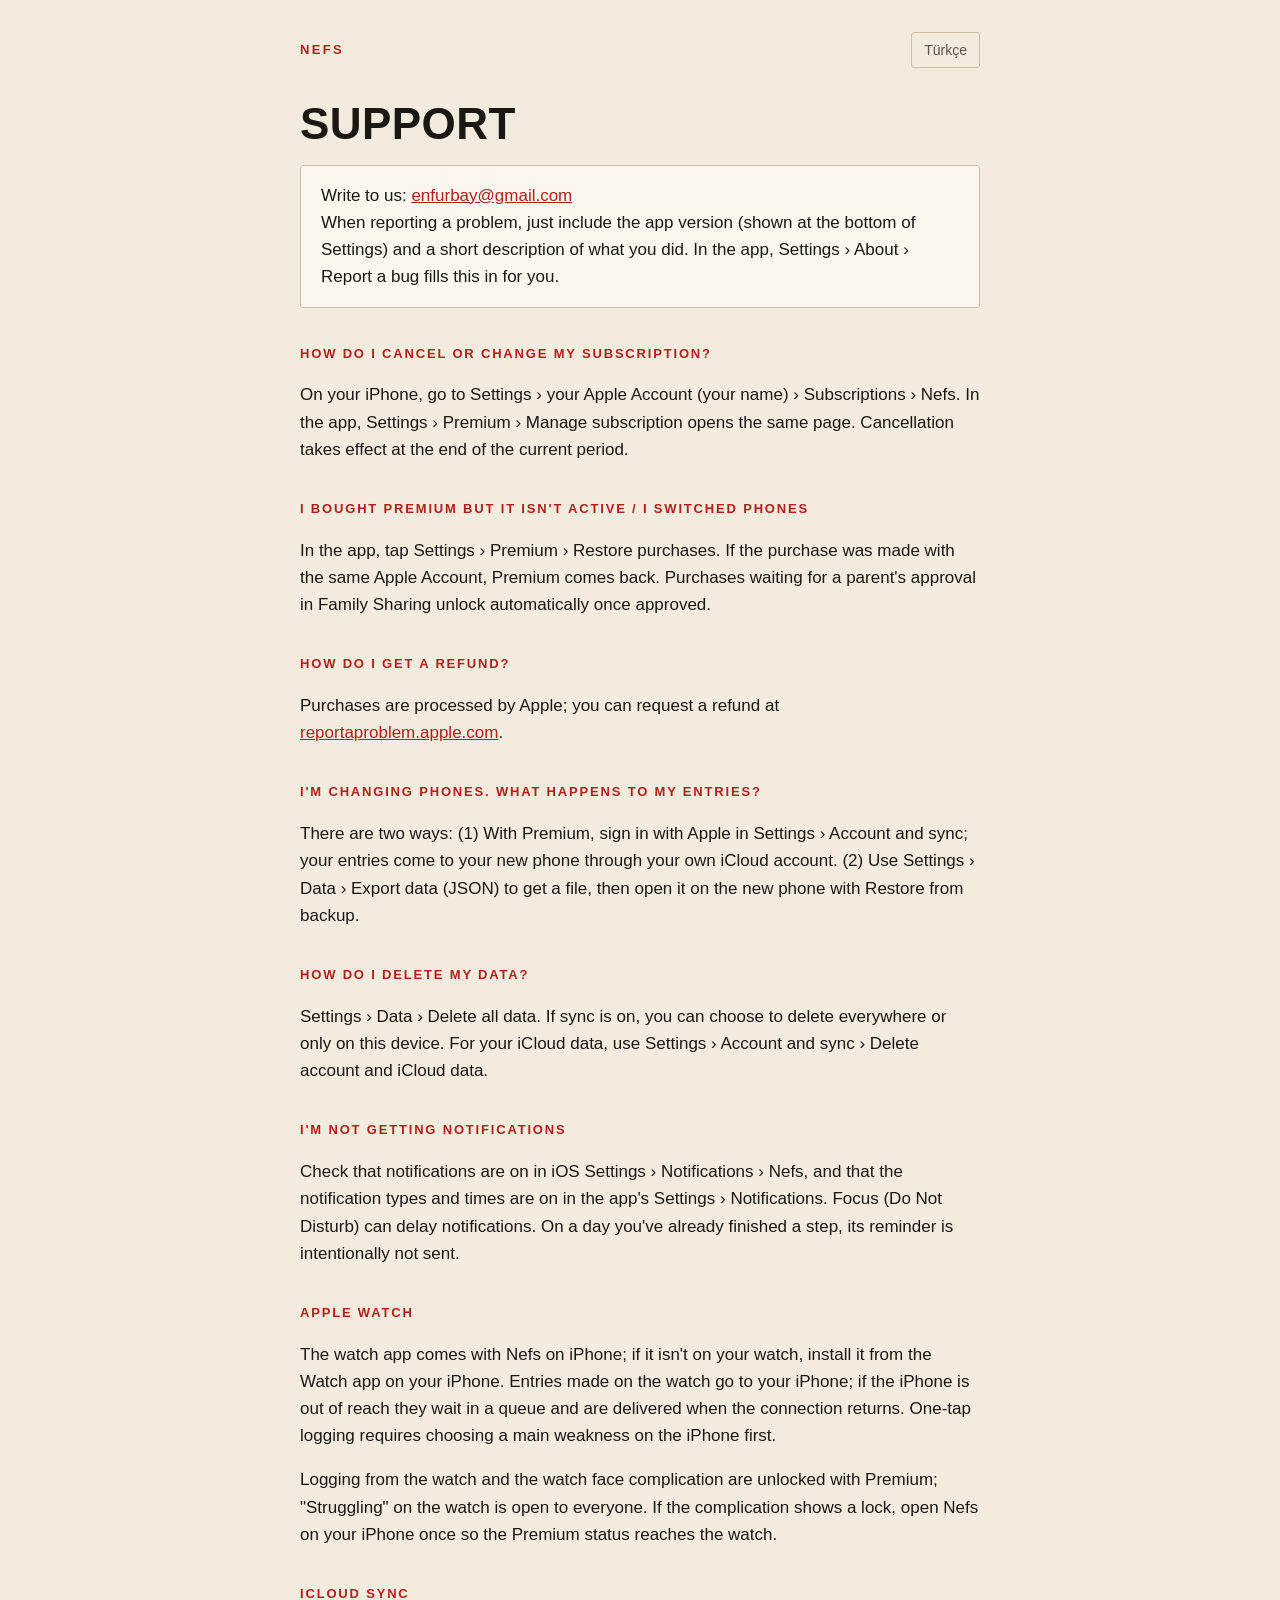
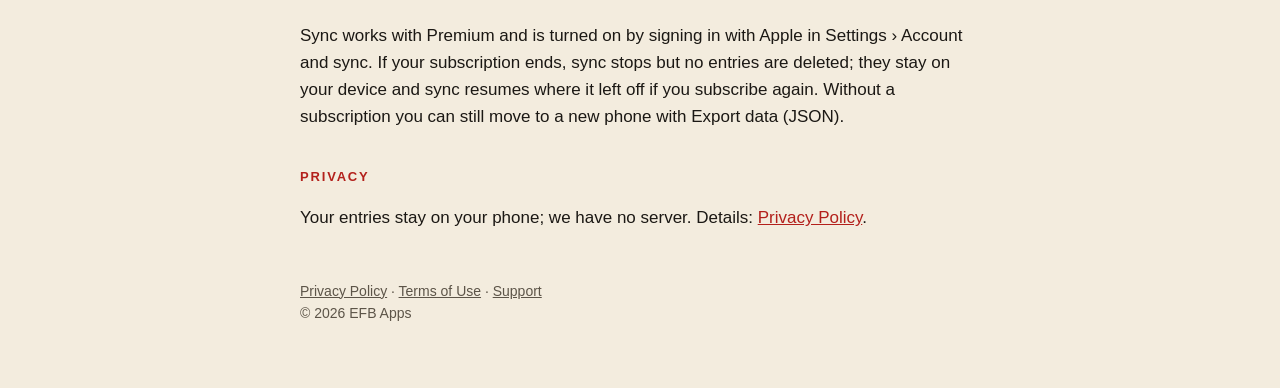
<file: en/support/index.html>
<!doctype html>
<html lang="en">
<head>
<meta charset="utf-8">
<meta name="viewport" content="width=device-width, initial-scale=1">
<title>Support · Nefs</title>
<meta name="color-scheme" content="dark light">
<link rel="stylesheet" href="../../style.css">
</head>
<body>
<main>
<header>
<a class="marka" href="../../en/">Nefs</a>
<a class="dil" href="../../destek/" hreflang="tr">Türkçe</a>
</header>
<h1>Support</h1>


<div class="kart"><p>Write to us: <a href="mailto:enfurbay@gmail.com">enfurbay@gmail.com</a><br>When reporting a problem, just include the app version (shown at the bottom of Settings) and a short description of what you did. In the app, Settings › About › Report a bug fills this in for you.</p></div>

<h2>How do I cancel or change my subscription?</h2>
<p>On your iPhone, go to Settings › your Apple Account (your name) › Subscriptions › Nefs. In the app, Settings › Premium › Manage subscription opens the same page. Cancellation takes effect at the end of the current period.</p>

<h2>I bought Premium but it isn't active / I switched phones</h2>
<p>In the app, tap Settings › Premium › Restore purchases. If the purchase was made with the same Apple Account, Premium comes back. Purchases waiting for a parent's approval in Family Sharing unlock automatically once approved.</p>

<h2>How do I get a refund?</h2>
<p>Purchases are processed by Apple; you can request a refund at <a href="https://reportaproblem.apple.com">reportaproblem.apple.com</a>.</p>

<h2>I'm changing phones. What happens to my entries?</h2>
<p>There are two ways: (1) With Premium, sign in with Apple in Settings › Account and sync; your entries come to your new phone through your own iCloud account. (2) Use Settings › Data › Export data (JSON) to get a file, then open it on the new phone with Restore from backup.</p>

<h2>How do I delete my data?</h2>
<p>Settings › Data › Delete all data. If sync is on, you can choose to delete everywhere or only on this device. For your iCloud data, use Settings › Account and sync › Delete account and iCloud data.</p>

<h2>I'm not getting notifications</h2>
<p>Check that notifications are on in iOS Settings › Notifications › Nefs, and that the notification types and times are on in the app's Settings › Notifications. Focus (Do Not Disturb) can delay notifications. On a day you've already finished a step, its reminder is intentionally not sent.</p>

<h2>Apple Watch</h2>
<p>The watch app comes with Nefs on iPhone; if it isn't on your watch, install it from the Watch app on your iPhone. Entries made on the watch go to your iPhone; if the iPhone is out of reach they wait in a queue and are delivered when the connection returns. One-tap logging requires choosing a main weakness on the iPhone first.</p>
<p>Logging from the watch and the watch face complication are unlocked with Premium; "Struggling" on the watch is open to everyone. If the complication shows a lock, open Nefs on your iPhone once so the Premium status reaches the watch.</p>

<h2>iCloud sync</h2>
<p>Sync works with Premium and is turned on by signing in with Apple in Settings › Account and sync. If your subscription ends, sync stops but no entries are deleted; they stay on your device and sync resumes where it left off if you subscribe again. Without a subscription you can still move to a new phone with Export data (JSON).</p>

<h2>Privacy</h2>
<p>Your entries stay on your phone; we have no server. Details: <a href="../privacy/">Privacy Policy</a>.</p>

<footer><a href="../../en/privacy/">Privacy Policy</a> · <a href="../../en/terms/">Terms of Use</a> · <a href="../../en/support/">Support</a><br>© 2026 EFB Apps</footer>
</main>
</body>
</html>
</file>
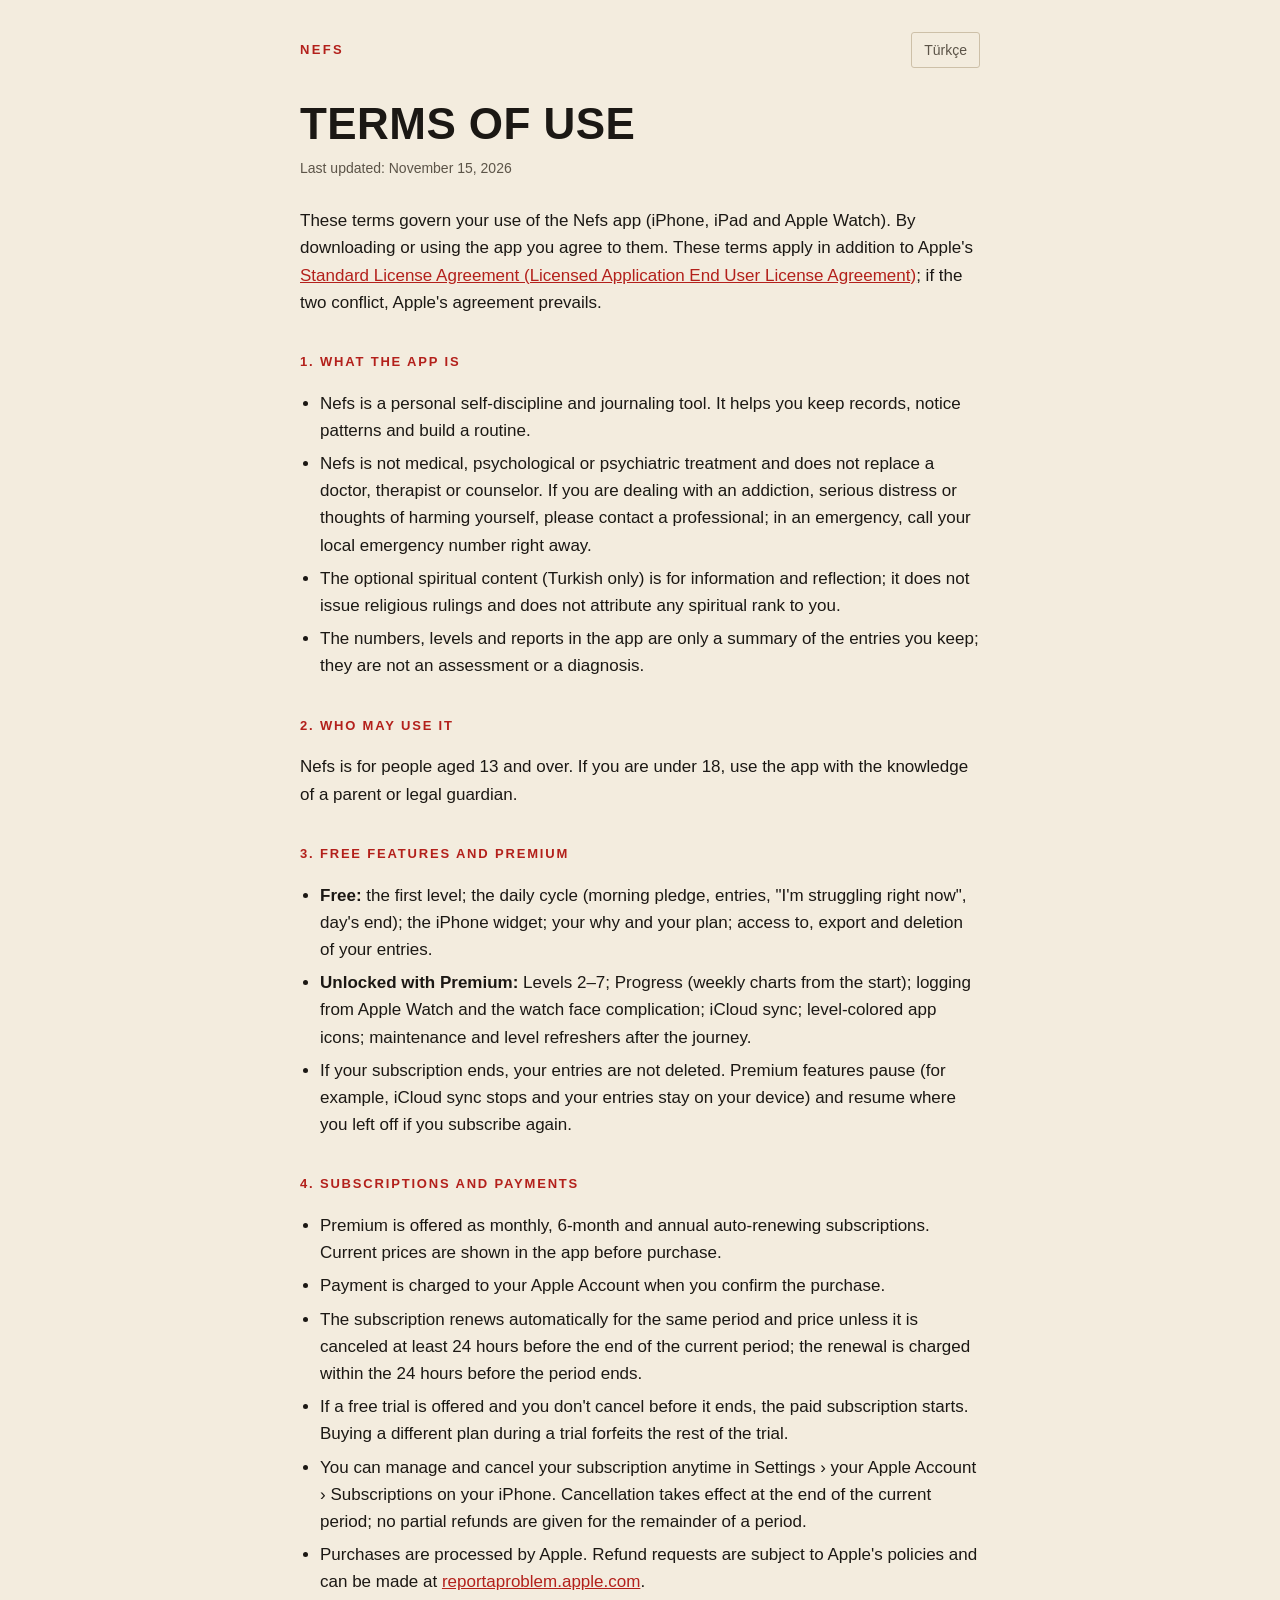
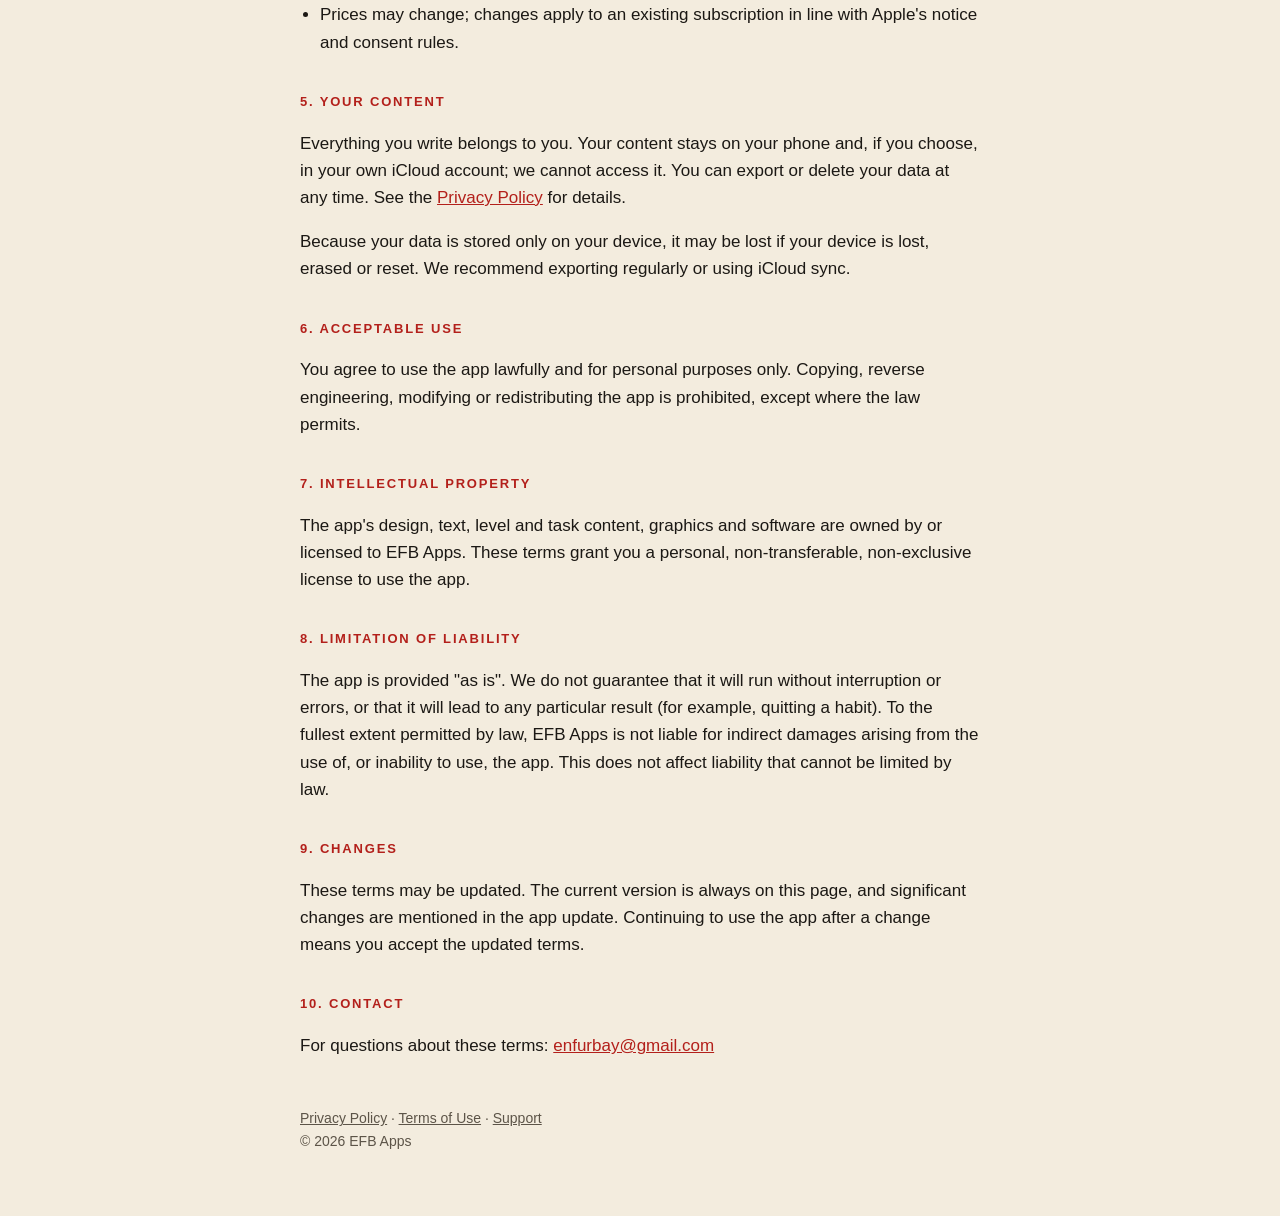
<file: en/terms/index.html>
<!doctype html>
<html lang="en">
<head>
<meta charset="utf-8">
<meta name="viewport" content="width=device-width, initial-scale=1">
<title>Terms of Use · Nefs</title>
<meta name="color-scheme" content="dark light">
<link rel="stylesheet" href="../../style.css">
</head>
<body>
<main>
<header>
<a class="marka" href="../../en/">Nefs</a>
<a class="dil" href="../../kosullar/" hreflang="tr">Türkçe</a>
</header>
<h1>Terms of Use</h1>
<p class="tarih">Last updated: November 15, 2026</p>

<p>These terms govern your use of the Nefs app (iPhone, iPad and Apple Watch). By downloading or using the app you agree to them. These terms apply in addition to Apple's <a href="https://www.apple.com/legal/internet-services/itunes/dev/stdeula/">Standard License Agreement (Licensed Application End User License Agreement)</a>; if the two conflict, Apple's agreement prevails.</p>

<h2>1. What the app is</h2>
<ul>
<li>Nefs is a personal self-discipline and journaling tool. It helps you keep records, notice patterns and build a routine.</li>
<li>Nefs is not medical, psychological or psychiatric treatment and does not replace a doctor, therapist or counselor. If you are dealing with an addiction, serious distress or thoughts of harming yourself, please contact a professional; in an emergency, call your local emergency number right away.</li>
<li>The optional spiritual content (Turkish only) is for information and reflection; it does not issue religious rulings and does not attribute any spiritual rank to you.</li>
<li>The numbers, levels and reports in the app are only a summary of the entries you keep; they are not an assessment or a diagnosis.</li>
</ul>

<h2>2. Who may use it</h2>
<p>Nefs is for people aged 13 and over. If you are under 18, use the app with the knowledge of a parent or legal guardian.</p>

<h2>3. Free features and Premium</h2>
<ul>
<li><strong>Free:</strong> the first level; the daily cycle (morning pledge, entries, "I'm struggling right now", day's end); the iPhone widget; your why and your plan; access to, export and deletion of your entries.</li>
<li><strong>Unlocked with Premium:</strong> Levels 2–7; Progress (weekly charts from the start); logging from Apple Watch and the watch face complication; iCloud sync; level-colored app icons; maintenance and level refreshers after the journey.</li>
<li>If your subscription ends, your entries are not deleted. Premium features pause (for example, iCloud sync stops and your entries stay on your device) and resume where you left off if you subscribe again.</li>
</ul>

<h2>4. Subscriptions and payments</h2>
<ul>
<li>Premium is offered as monthly, 6-month and annual auto-renewing subscriptions. Current prices are shown in the app before purchase.</li>
<li>Payment is charged to your Apple Account when you confirm the purchase.</li>
<li>The subscription renews automatically for the same period and price unless it is canceled at least 24 hours before the end of the current period; the renewal is charged within the 24 hours before the period ends.</li>
<li>If a free trial is offered and you don't cancel before it ends, the paid subscription starts. Buying a different plan during a trial forfeits the rest of the trial.</li>
<li>You can manage and cancel your subscription anytime in Settings › your Apple Account › Subscriptions on your iPhone. Cancellation takes effect at the end of the current period; no partial refunds are given for the remainder of a period.</li>
<li>Purchases are processed by Apple. Refund requests are subject to Apple's policies and can be made at <a href="https://reportaproblem.apple.com">reportaproblem.apple.com</a>.</li>
<li>Prices may change; changes apply to an existing subscription in line with Apple's notice and consent rules.</li>
</ul>

<h2>5. Your content</h2>
<p>Everything you write belongs to you. Your content stays on your phone and, if you choose, in your own iCloud account; we cannot access it. You can export or delete your data at any time. See the <a href="../privacy/">Privacy Policy</a> for details.</p>
<p>Because your data is stored only on your device, it may be lost if your device is lost, erased or reset. We recommend exporting regularly or using iCloud sync.</p>

<h2>6. Acceptable use</h2>
<p>You agree to use the app lawfully and for personal purposes only. Copying, reverse engineering, modifying or redistributing the app is prohibited, except where the law permits.</p>

<h2>7. Intellectual property</h2>
<p>The app's design, text, level and task content, graphics and software are owned by or licensed to EFB Apps. These terms grant you a personal, non-transferable, non-exclusive license to use the app.</p>

<h2>8. Limitation of liability</h2>
<p>The app is provided "as is". We do not guarantee that it will run without interruption or errors, or that it will lead to any particular result (for example, quitting a habit). To the fullest extent permitted by law, EFB Apps is not liable for indirect damages arising from the use of, or inability to use, the app. This does not affect liability that cannot be limited by law.</p>

<h2>9. Changes</h2>
<p>These terms may be updated. The current version is always on this page, and significant changes are mentioned in the app update. Continuing to use the app after a change means you accept the updated terms.</p>

<h2>10. Contact</h2>
<p>For questions about these terms: <a href="mailto:enfurbay@gmail.com">enfurbay@gmail.com</a></p>

<footer><a href="../../en/privacy/">Privacy Policy</a> · <a href="../../en/terms/">Terms of Use</a> · <a href="../../en/support/">Support</a><br>© 2026 EFB Apps</footer>
</main>
</body>
</html>
</file>
<file: style.css>
:root {
  --zemin: #0c0b0a;
  --yuzey: #161412;
  --cizgi: #38332c;
  --metin: #f1e9db;
  --ikincil: #a59c8d;
  --vurgu: #e5352b;
}
@media (prefers-color-scheme: light) {
  :root {
    --zemin: #f3ecde;
    --yuzey: #fbf7ee;
    --cizgi: #cdc0a8;
    --metin: #1b1814;
    --ikincil: #5c5448;
    --vurgu: #b3201b;
  }
}
* { box-sizing: border-box; }
html { -webkit-text-size-adjust: 100%; }
body {
  margin: 0;
  background: var(--zemin);
  color: var(--metin);
  font: 17px/1.6 -apple-system, BlinkMacSystemFont, "Segoe UI", Roboto, "Helvetica Neue", Arial, sans-serif;
}
main { max-width: 720px; margin: 0 auto; padding: 32px 20px 64px; }
header { display: flex; justify-content: space-between; align-items: center; margin-bottom: 32px; }
.marka { font-weight: 900; letter-spacing: .18em; text-transform: uppercase; font-size: 13px; color: var(--vurgu); text-decoration: none; }
.dil { font-size: 14px; color: var(--ikincil); text-decoration: none; border: 1.5px solid var(--cizgi); padding: 6px 12px; border-radius: 3px; }
h1 { font-size: clamp(30px, 7vw, 44px); line-height: 1.1; font-weight: 900; letter-spacing: .01em; text-transform: uppercase; margin: 0 0 8px; }
.tarih { color: var(--ikincil); font-size: 14px; margin: 0 0 28px; }
h2 { font-size: 13px; letter-spacing: .14em; text-transform: uppercase; color: var(--vurgu); margin: 36px 0 8px; }
p, li { color: var(--metin); }
ul { padding-left: 20px; }
li { margin: 6px 0; }
a { color: var(--vurgu); }
.kart { background: var(--yuzey); border: 1px solid var(--cizgi); border-radius: 3px; padding: 16px 20px; margin: 16px 0; }
.kart p { margin: 0; }
.basamak { display: flex; align-items: flex-end; gap: 5px; height: 56px; margin-bottom: 20px; }
.basamak span { flex: 1; display: block; }
nav.liste a { display: block; padding: 16px 0; border-bottom: 1px solid var(--cizgi); font-weight: 700; color: var(--metin); text-decoration: none; }
nav.liste a::after { content: " →"; color: var(--ikincil); }
footer { margin-top: 48px; color: var(--ikincil); font-size: 14px; }
footer a { color: var(--ikincil); }
</file>
